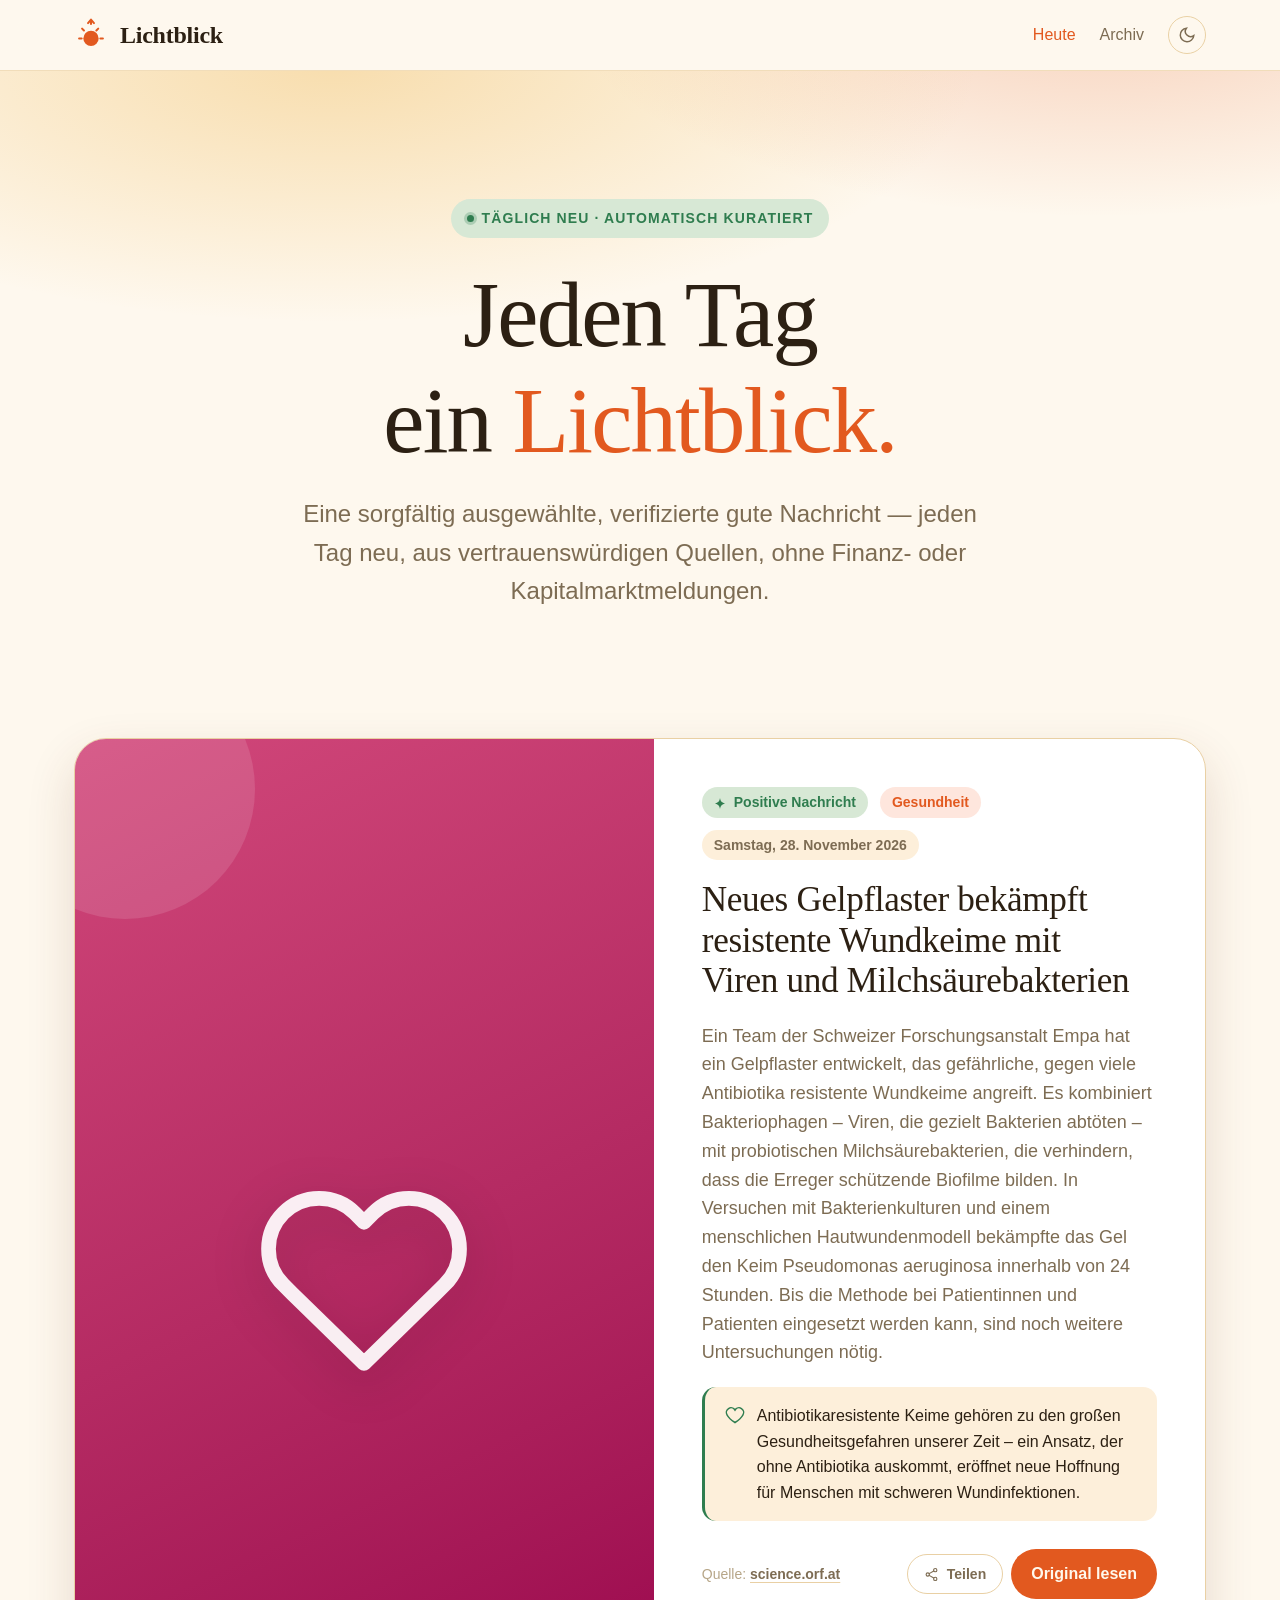
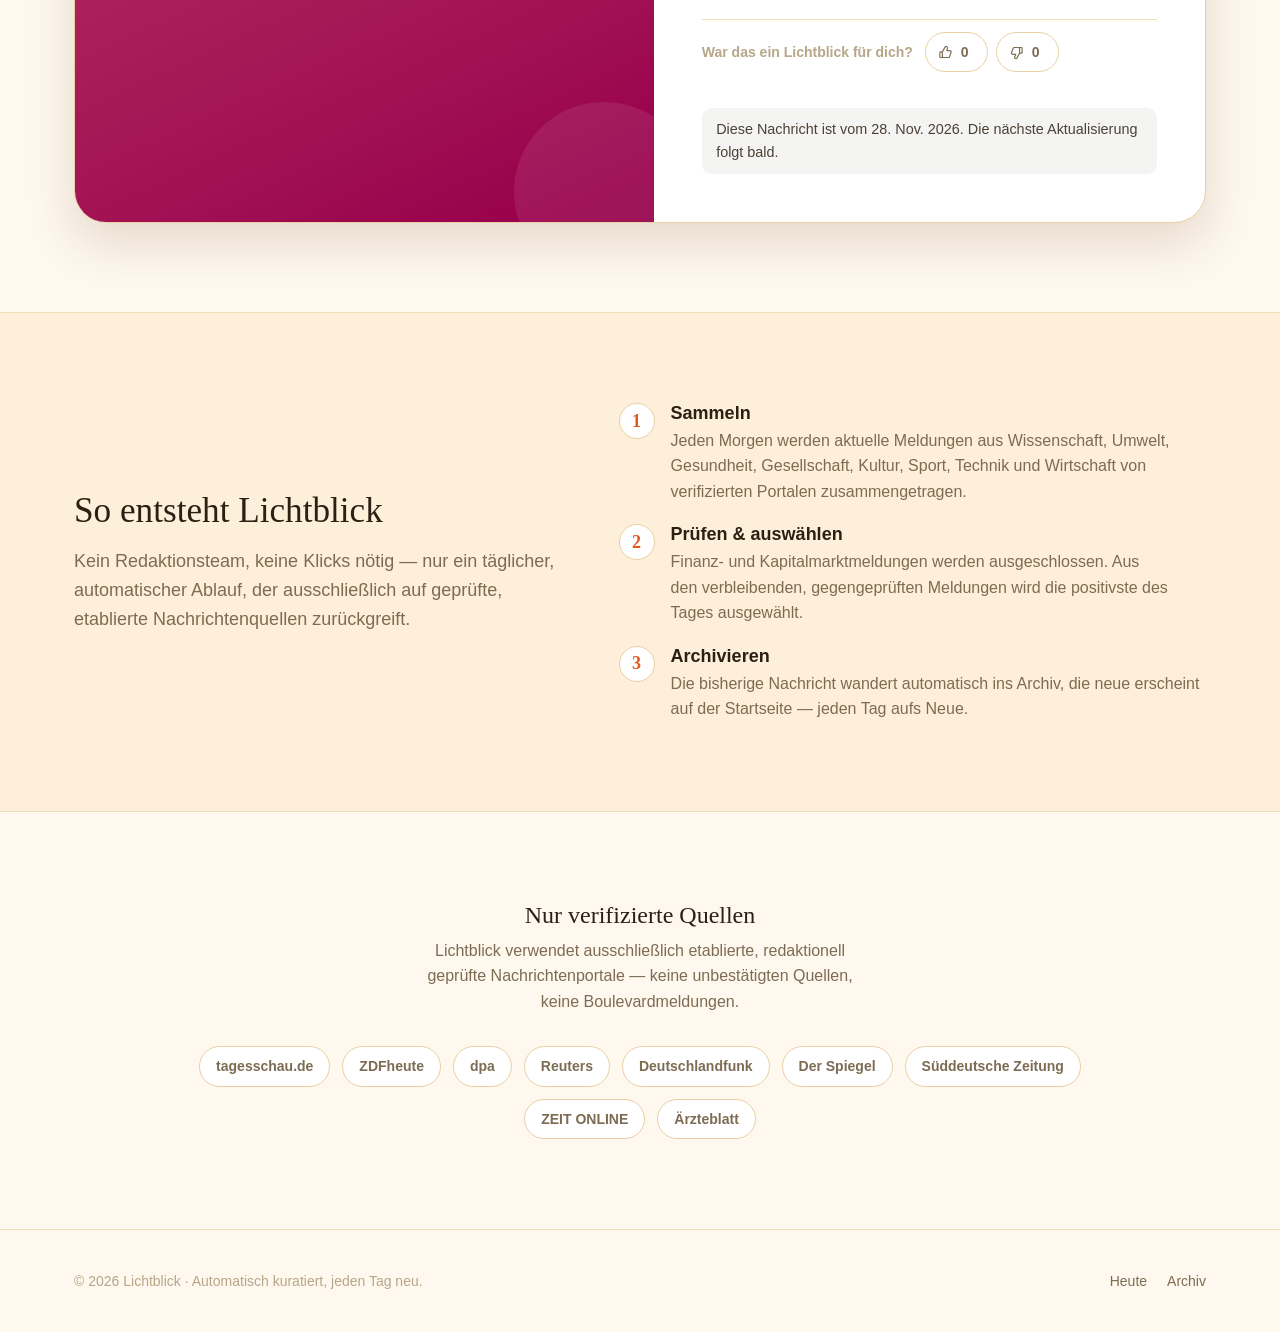
<file: index.html>
<!doctype html>
<html lang="de">
<head>
<meta charset="UTF-8" />
<meta name="viewport" content="width=device-width, initial-scale=1.0" />
<title>Lichtblick — Die schönste Nachricht des Tages</title>
<meta name="description" content="Lichtblick sammelt jeden Tag automatisch die positivste, verifizierte Nachricht des Tages aus vertrauenswürdigen Quellen — aus Wissenschaft, Umwelt, Gesundheit, Kultur und mehr. Ohne Finanz- oder Kapitalmarktmeldungen." />
<meta property="og:title" content="Lichtblick — Die schönste Nachricht des Tages" />
<meta property="og:description" content="Jeden Tag eine neue, verifizierte gute Nachricht. Automatisch kuratiert, archiviert für immer." />
<meta property="og:type" content="website" />
<link rel="preconnect" href="https://api.fontshare.com" />
<link href="https://api.fontshare.com/v2/css?f[]=zodiak@400,500,600&f[]=general-sans@400,500,600,700&display=swap" rel="stylesheet" />
<link rel="stylesheet" href="./base.css?v=202610310912" />
<link rel="stylesheet" href="./style.css?v=202610310912" />
</head>
<body>

<header class="site-header">
  <div class="wrap site-header__inner">
    <a class="brand" href="./index.html" aria-label="Lichtblick — Startseite">
      <svg class="brand__mark" viewBox="0 0 40 40" fill="none" aria-hidden="true">
        <circle cx="20" cy="24" r="9" fill="currentColor"/>
        <path d="M20 2v5M20 2l-3.5 4M20 2l3.5 4" stroke="currentColor" stroke-width="2.4" stroke-linecap="round" stroke-linejoin="round"/>
        <path d="M6 24h3M31 24h3M9.5 12.5l2.2 2.2M28.5 12.5l-2.2 2.2" stroke="currentColor" stroke-width="2.4" stroke-linecap="round"/>
      </svg>
      <span class="brand__name">Lichtblick</span>
    </a>
    <nav class="nav" aria-label="Hauptnavigation">
      <a href="./index.html" aria-current="page"><span class="nav-label">Heute</span></a>
      <a href="./archiv.html"><span class="nav-label">Archiv</span></a>
      <button class="theme-toggle" data-theme-toggle aria-label="Farbmodus wechseln"></button>
    </nav>
  </div>
</header>

<main>
  <section class="hero">
    <div class="hero__glow" aria-hidden="true"></div>
    <div class="wrap hero__content">
      <span class="hero__eyebrow"><span class="dot"></span> Täglich neu · automatisch kuratiert</span>
      <h1>Jeden Tag ein <em>Lichtblick.</em></h1>
      <p class="lede">Eine sorgfältig ausgewählte, verifizierte gute Nachricht — jeden Tag neu, aus vertrauenswürdigen Quellen, ohne Finanz- oder Kapitalmarktmeldungen.</p>
    </div>
  </section>

  <section class="today wrap" id="heute">
    <article class="today-card" id="today-card" aria-live="polite">
      <div class="today-card__visual" id="today-visual"></div>
      <div class="today-card__body">
        <div class="today-card__meta">
          <span class="badge badge--positive"><svg width="12" height="12" viewBox="0 0 24 24" fill="currentColor" aria-hidden="true"><path d="M12 2c.6 3.7 1.6 6 3.2 7.7C16.8 11.3 19 12.3 22 13c-3 .7-5.2 1.7-6.8 3.3C13.6 18 12.6 20.3 12 24c-.6-3.7-1.6-6-3.2-7.7C7.2 14.7 5 13.7 2 13c3-.7 5.2-1.7 6.8-3.3C10.4 8 11.4 5.7 12 2Z"/></svg> Positive Nachricht</span>
          <span class="badge badge--category" id="today-category"></span>
          <span class="badge" id="today-date"></span>
        </div>
        <h2 id="today-headline">Wird geladen …</h2>
        <p class="summary" id="today-summary"></p>
        <div class="why-positive">
          <svg viewBox="0 0 24 24" fill="none" stroke="currentColor" stroke-width="1.8"><path d="M12 21s-7-4.35-9.5-9A5.5 5.5 0 0 1 12 6a5.5 5.5 0 0 1 9.5 6c-2.5 4.65-9.5 9-9.5 9Z"/></svg>
          <p id="today-why"></p>
        </div>
        <div class="today-card__footer">
          <span class="source-line">Quelle: <a id="today-source" href="#" target="_blank" rel="noopener noreferrer">—</a></span>
          <div class="today-card__actions">
            <span id="today-share"></span>
            <a class="btn btn--primary" id="today-link" href="#" target="_blank" rel="noopener noreferrer">Original lesen</a>
          </div>
        </div>
        <div id="today-votes"></div>
        <div id="today-stale"></div>
      </div>
    </article>
  </section>

  <section class="how">
    <div class="wrap">
      <div>
        <h2>So entsteht Lichtblick</h2>
        <p>Kein Redaktionsteam, keine Klicks nötig — nur ein täglicher, automatischer Ablauf, der ausschließlich auf geprüfte, etablierte Nachrichtenquellen zurückgreift.</p>
      </div>
      <div class="how-steps">
        <div class="how-step">
          <span class="how-step__num">1</span>
          <div>
            <h3>Sammeln</h3>
            <p>Jeden Morgen werden aktuelle Meldungen aus Wissenschaft, Umwelt, Gesundheit, Gesellschaft, Kultur, Sport, Technik und Wirtschaft von verifizierten Portalen zusammengetragen.</p>
          </div>
        </div>
        <div class="how-step">
          <span class="how-step__num">2</span>
          <div>
            <h3>Prüfen &amp; auswählen</h3>
            <p>Finanz- und Kapitalmarktmeldungen werden ausgeschlossen. Aus den verbleibenden, gegengeprüften Meldungen wird die positivste des Tages ausgewählt.</p>
          </div>
        </div>
        <div class="how-step">
          <span class="how-step__num">3</span>
          <div>
            <h3>Archivieren</h3>
            <p>Die bisherige Nachricht wandert automatisch ins Archiv, die neue erscheint auf der Startseite — jeden Tag aufs Neue.</p>
          </div>
        </div>
      </div>
    </div>
  </section>

  <section class="sources wrap wrap--narrow">
    <h2>Nur verifizierte Quellen</h2>
    <p>Lichtblick verwendet ausschließlich etablierte, redaktionell geprüfte Nachrichtenportale — keine unbestätigten Quellen, keine Boulevardmeldungen.</p>
    <div class="sources-grid">
      <a class="source-chip" href="https://www.tagesschau.de" target="_blank" rel="noopener noreferrer">tagesschau.de</a>
      <a class="source-chip" href="https://www.zdfheute.de" target="_blank" rel="noopener noreferrer">ZDFheute</a>
      <a class="source-chip" href="https://www.dpa.com" target="_blank" rel="noopener noreferrer">dpa</a>
      <a class="source-chip" href="https://www.reuters.com" target="_blank" rel="noopener noreferrer">Reuters</a>
      <a class="source-chip" href="https://www.deutschlandfunk.de" target="_blank" rel="noopener noreferrer">Deutschlandfunk</a>
      <a class="source-chip" href="https://www.spiegel.de" target="_blank" rel="noopener noreferrer">Der Spiegel</a>
      <a class="source-chip" href="https://www.sueddeutsche.de" target="_blank" rel="noopener noreferrer">Süddeutsche Zeitung</a>
      <a class="source-chip" href="https://www.zeit.de" target="_blank" rel="noopener noreferrer">ZEIT ONLINE</a>
      <a class="source-chip" href="https://www.aerzteblatt.de" target="_blank" rel="noopener noreferrer">Ärzteblatt</a>
    </div>
  </section>
</main>

<footer class="site-footer">
  <div class="wrap">
    <p>© <span id="year"></span> Lichtblick · Automatisch kuratiert, jeden Tag neu.</p>
    <span class="visit-counter" data-visit-counter hidden></span>
    <nav>
      <a href="./index.html">Heute</a>
      <a href="./archiv.html">Archiv</a>
    </nav>
  </div>
</footer>

<script src="./app.js?v=202610310912"></script>
<script>
  document.getElementById('year').textContent = new Date().getFullYear();

  loadNews().then((data) => {
    const c = data.current;
    const visual = document.getElementById('today-visual');
    visual.style.setProperty('--cat-color', catColor(c.category_key));
    visual.innerHTML = CATEGORY_ICONS[c.category_key] || CATEGORY_ICONS.gesellschaft;

    document.getElementById('today-category').textContent = c.category || CATEGORY_LABELS[c.category_key] || '';
    document.getElementById('today-date').textContent = formatDate(c.date);
    document.getElementById('today-headline').textContent = c.headline;
    document.getElementById('today-summary').textContent = c.summary;
    document.getElementById('today-why').textContent = c.why_positive;

    const sourceLink = document.getElementById('today-source');
    sourceLink.textContent = c.source_name;
    sourceLink.href = safeUrl(c.source_url);

    const readLink = document.getElementById('today-link');
    readLink.href = safeUrl(c.source_url);

    document.title = c.headline + ' — Lichtblick';

    const shareMount = document.getElementById('today-share');
    shareMount.innerHTML = shareButtonHtml(c.headline, './index.html', false);
    initShareButtons(shareMount);

    const voteMount = document.getElementById('today-votes');
    voteMount.innerHTML = voteWidgetHtml(c);
    hydrateVoteWidgets(voteMount);

    // Hinweis, falls die Tagesnachricht nicht von heute ist
    // (z. B. wenn der morgendliche Update-Job noch läuft oder ausgefallen ist).
    const age = daysSince(c.date);
    const staleMount = document.getElementById('today-stale');
    if (age >= 1) {
      staleMount.innerHTML = '<p class="stale-note">' +
        (age === 1
          ? 'Die heutige Nachricht kommt in Kürze – hier ist noch der Lichtblick von gestern.'
          : 'Diese Nachricht ist vom ' + escapeHtml(formatDateShort(c.date)) + '. Die nächste Aktualisierung folgt bald.') +
        '</p>';
    }
  }).catch((e) => {
    document.getElementById('today-headline').textContent = 'Die heutige Nachricht wird gerade vorbereitet.';
    document.getElementById('today-summary').textContent = 'Bitte schau gleich noch einmal vorbei.';
    console.error(e);
  });
</script>
</body>
</html>
</file>
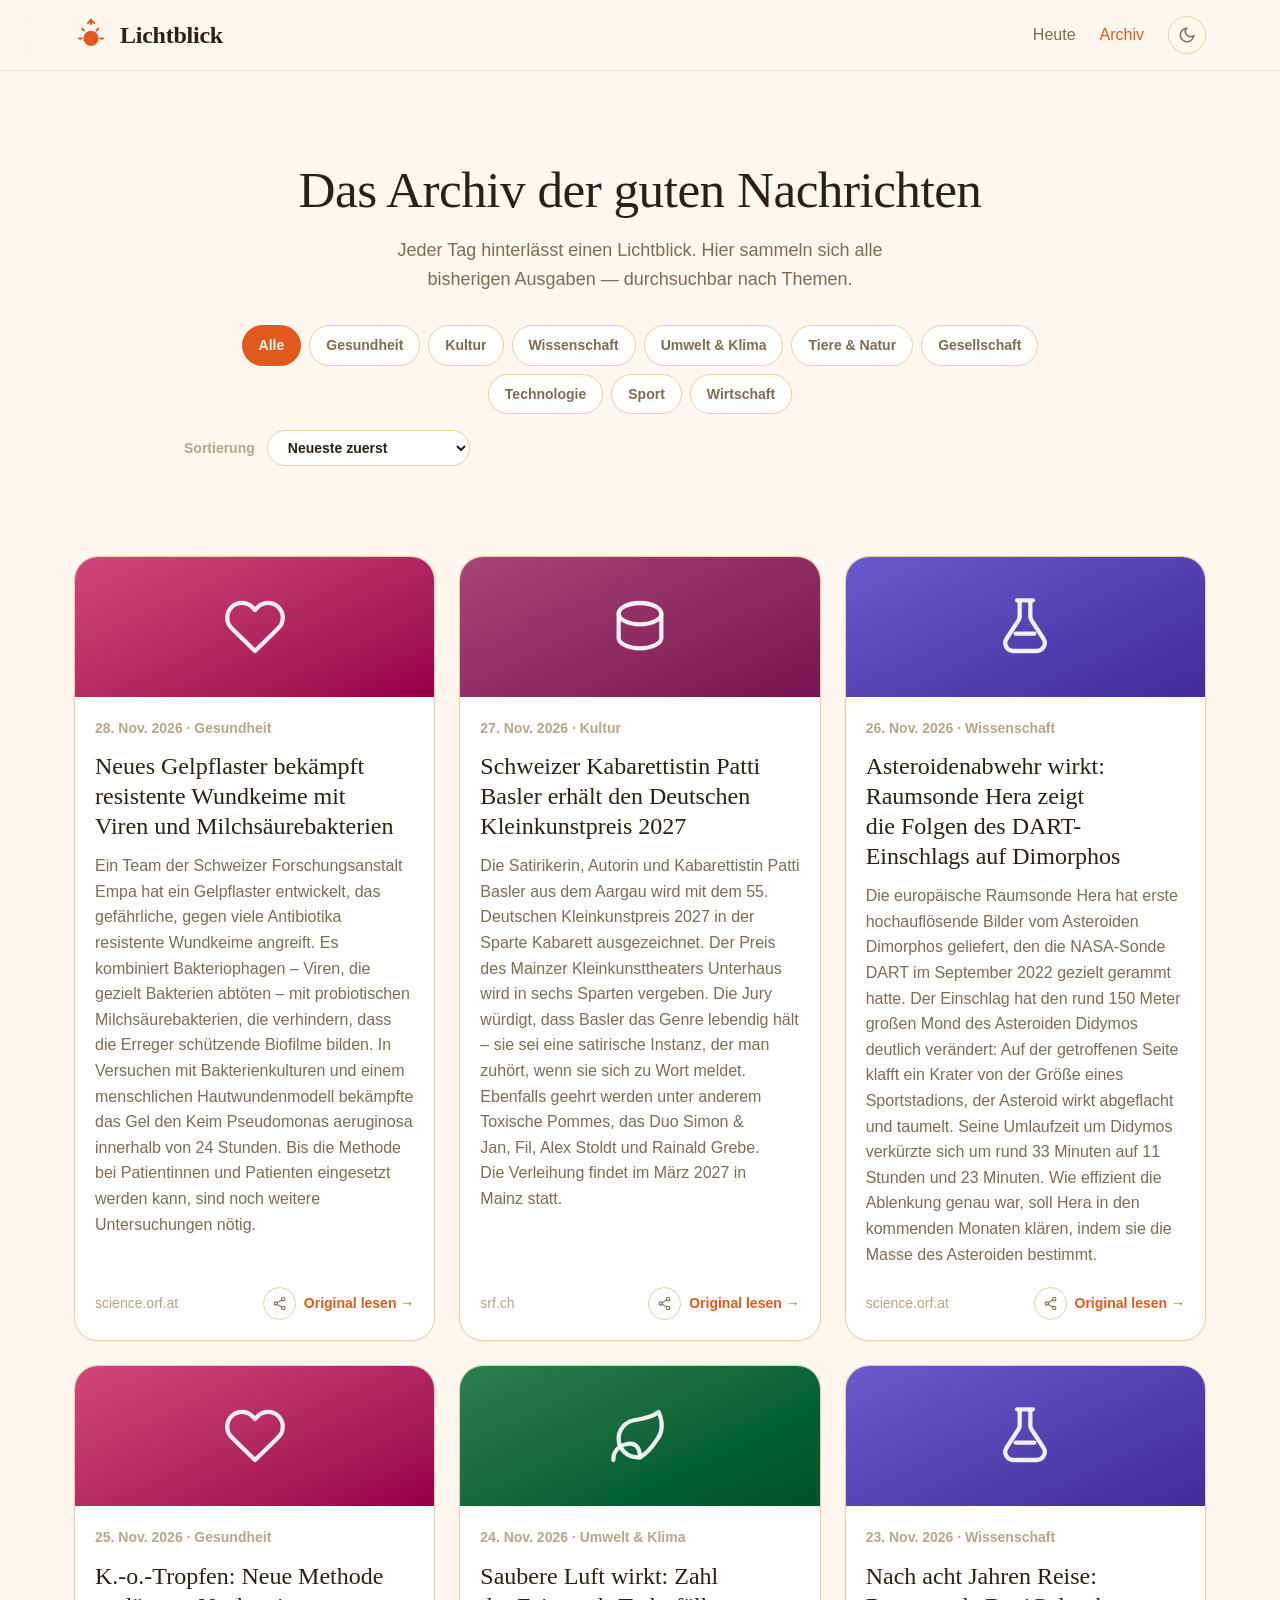
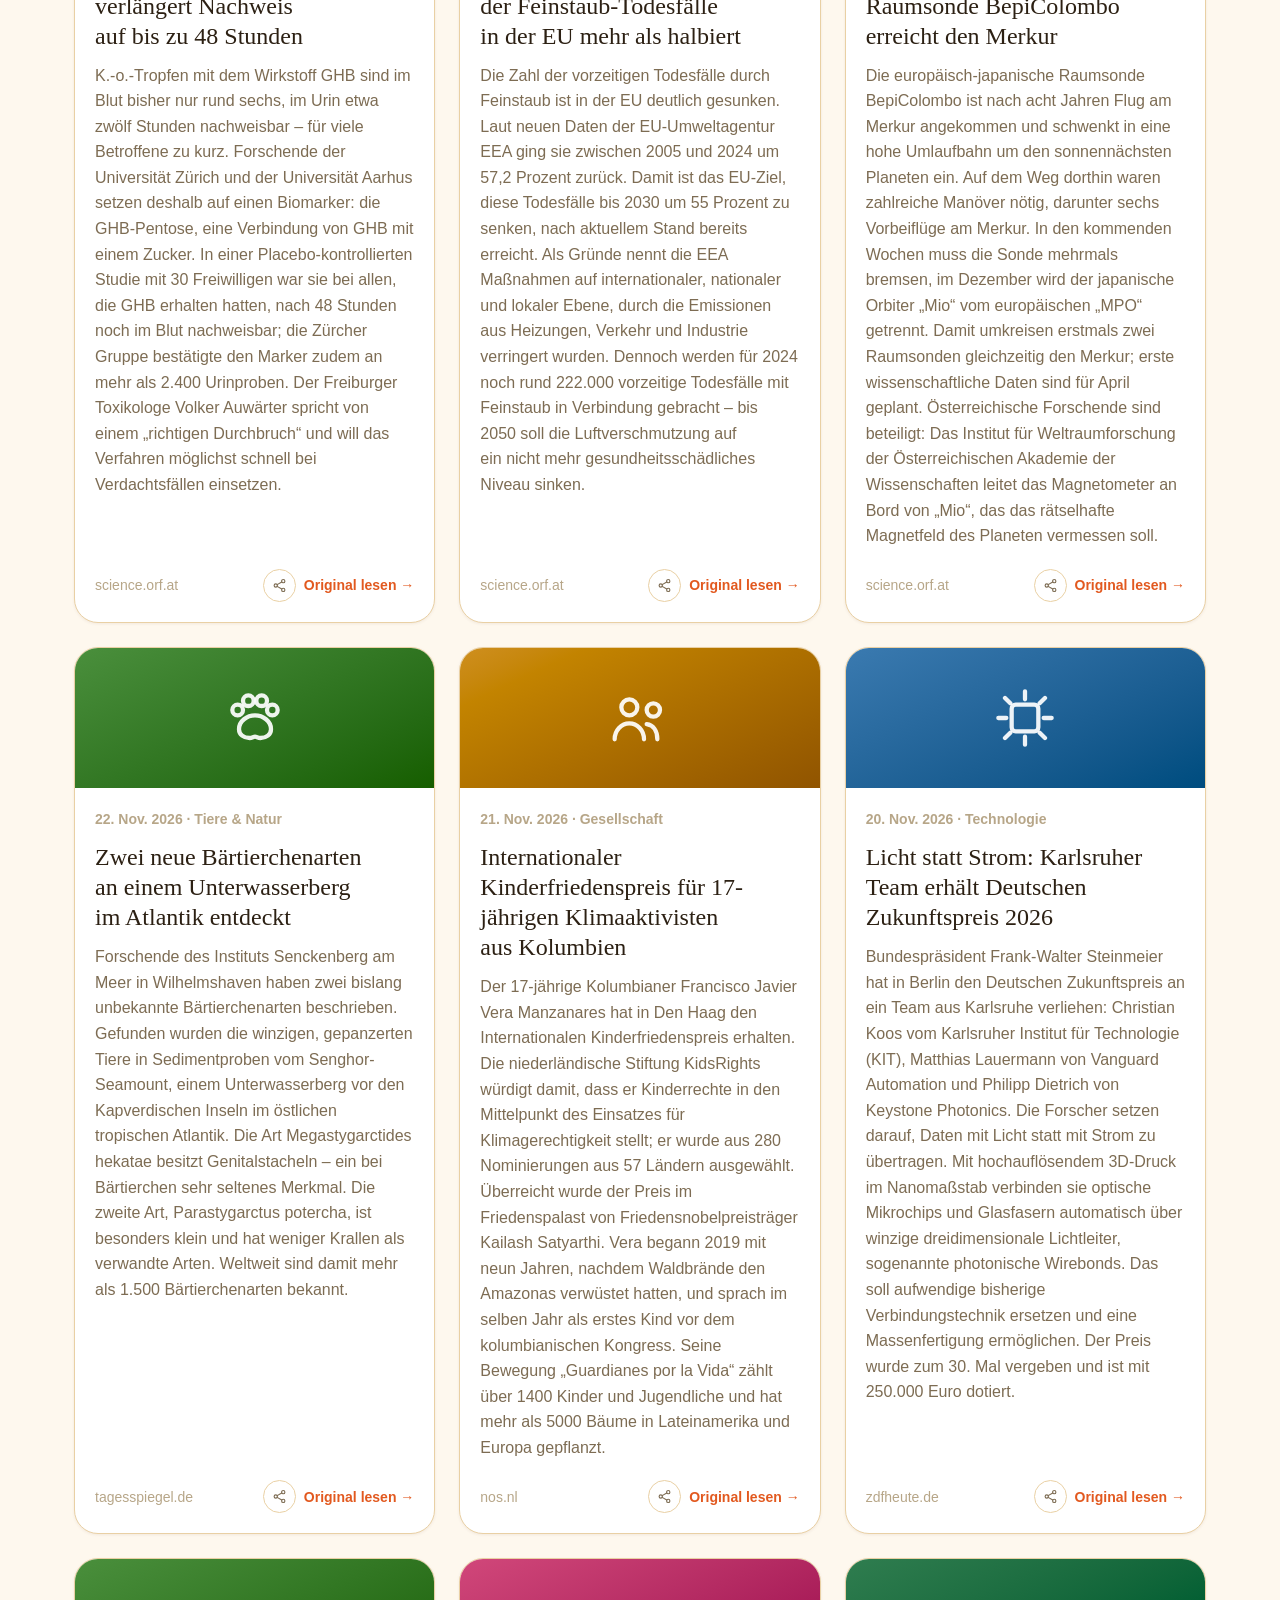
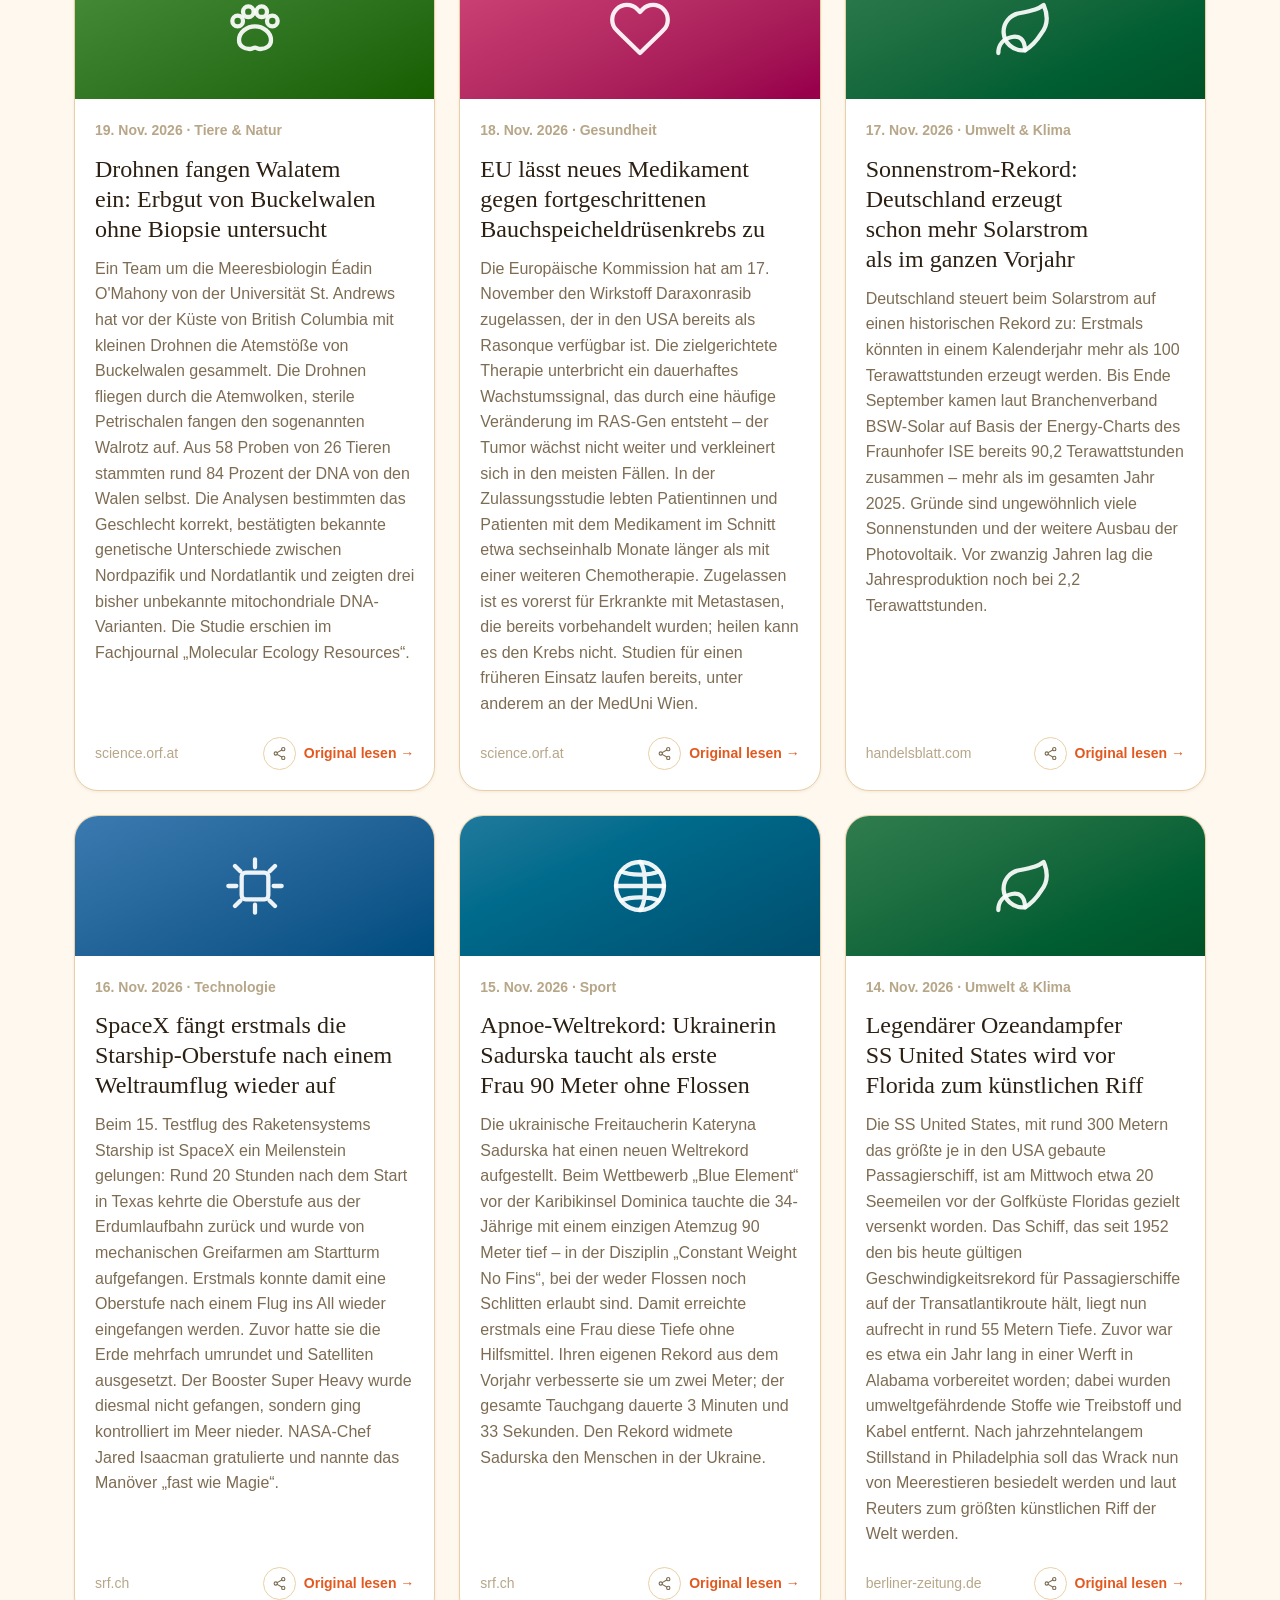
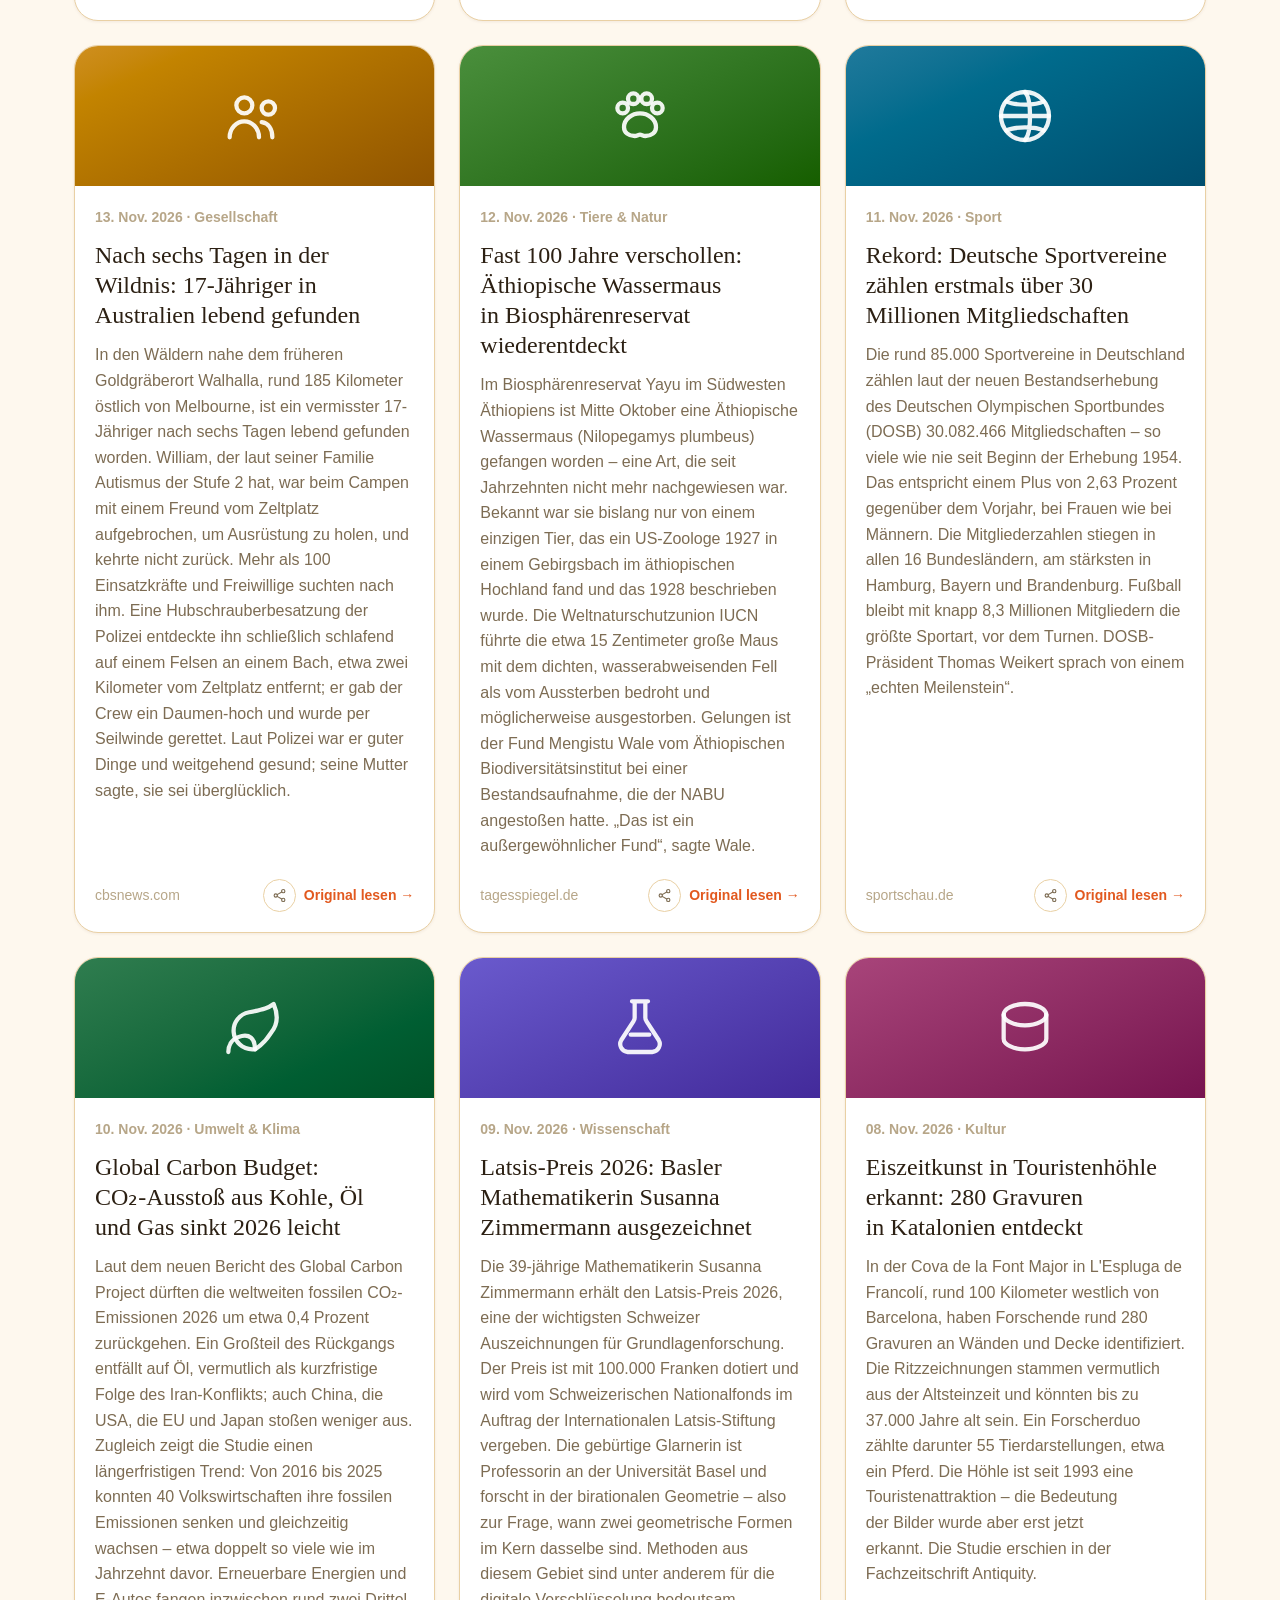
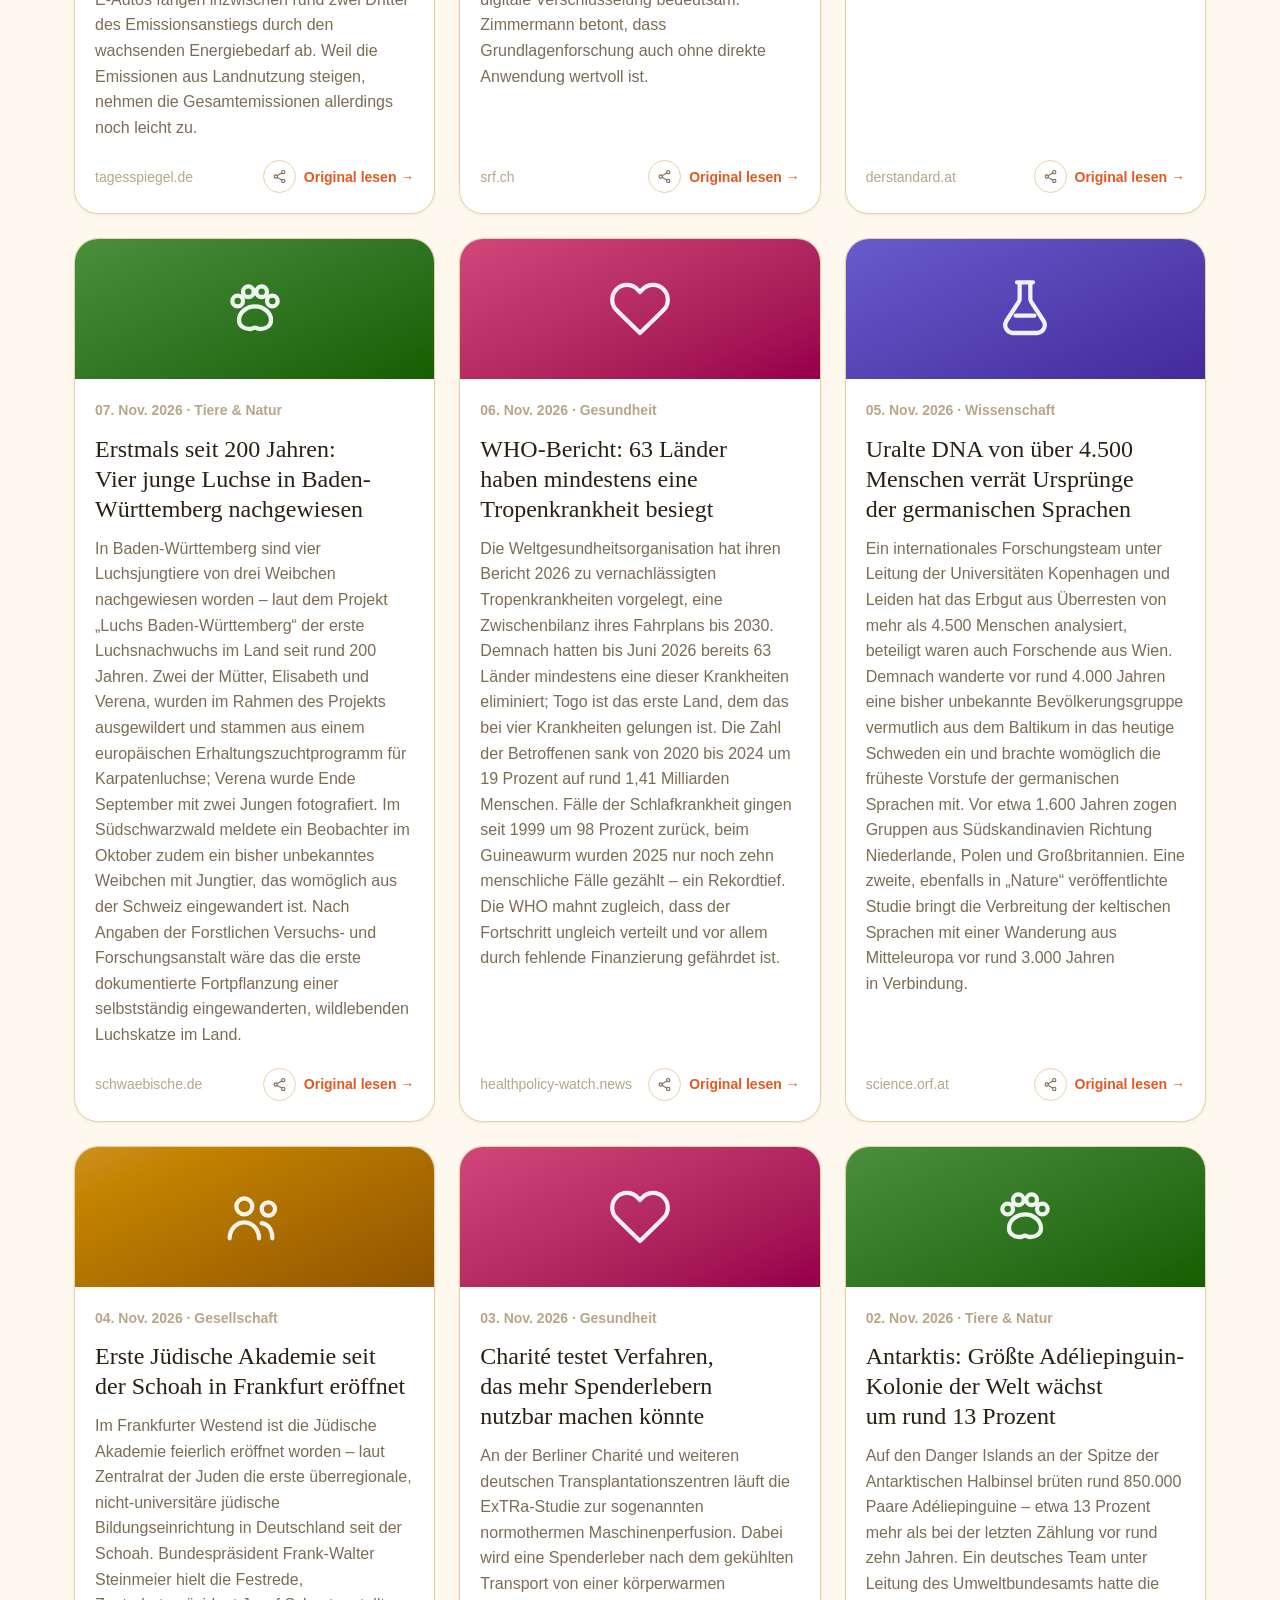
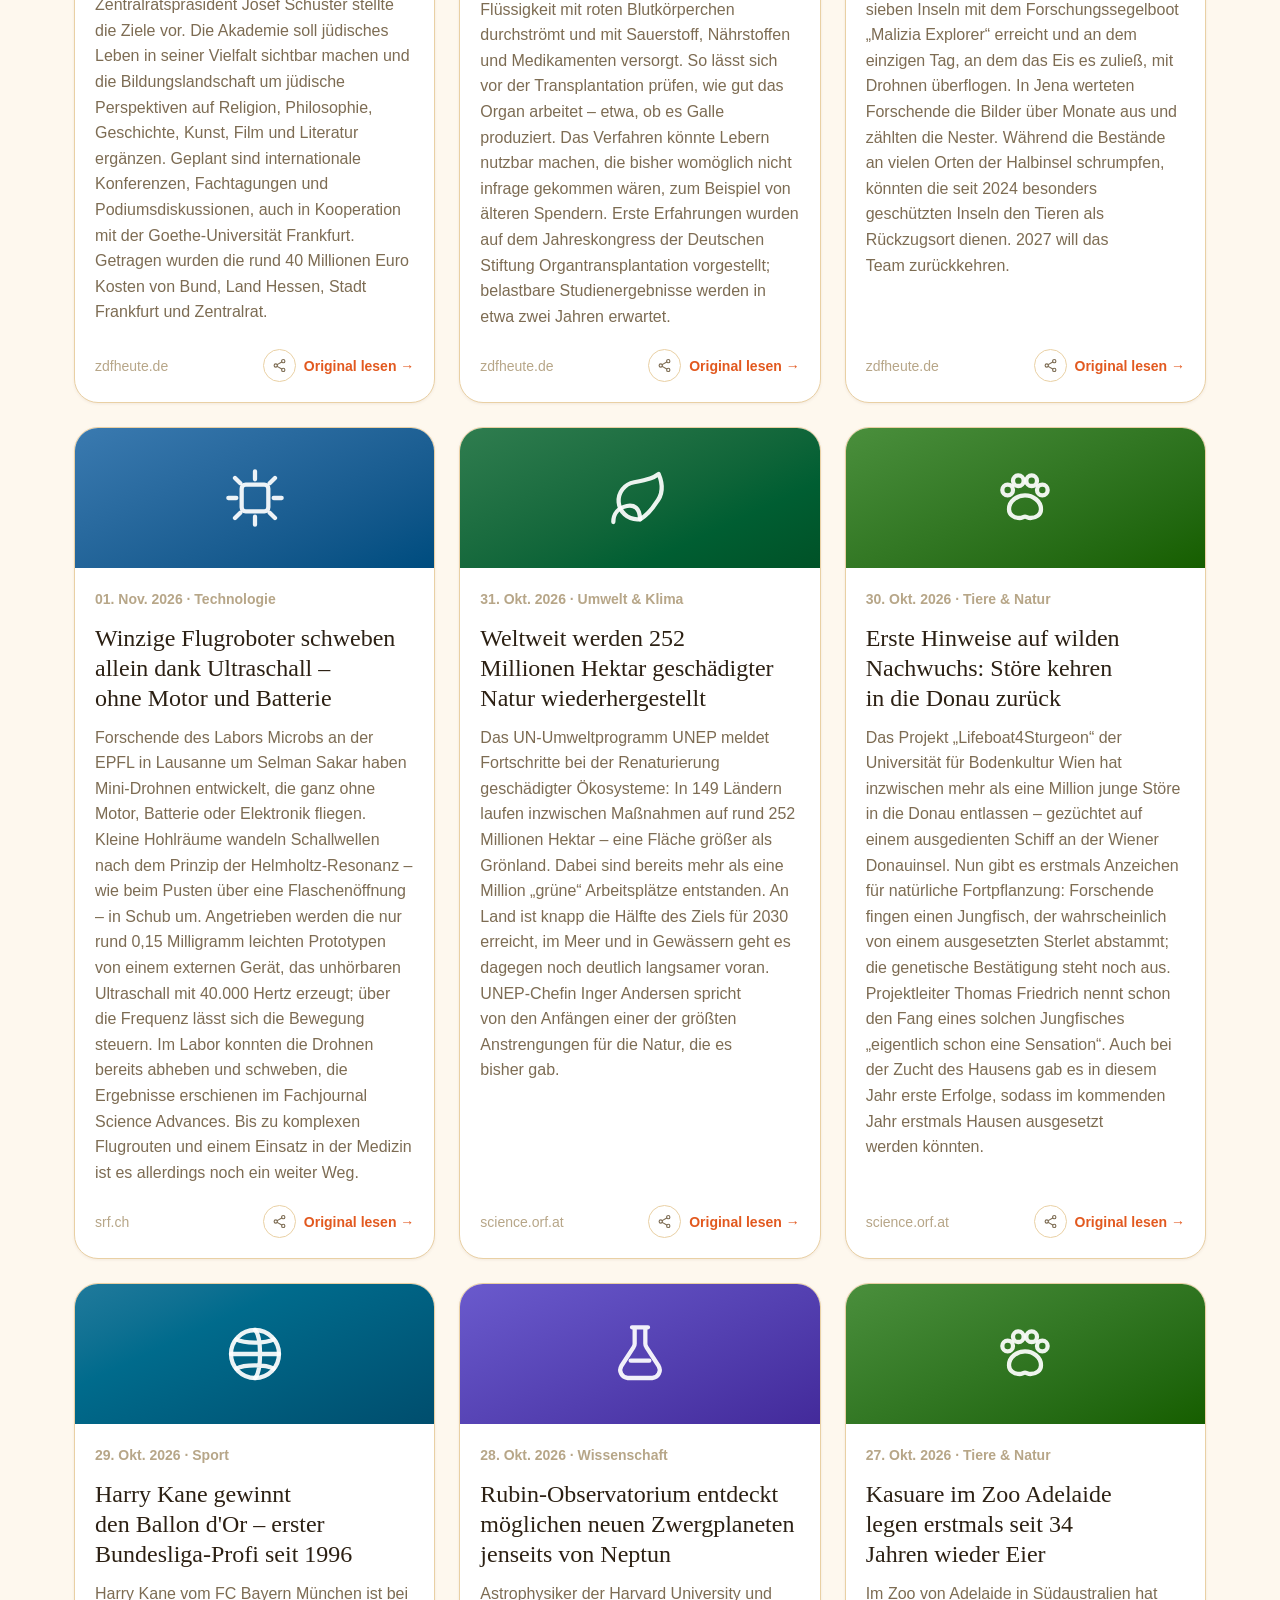
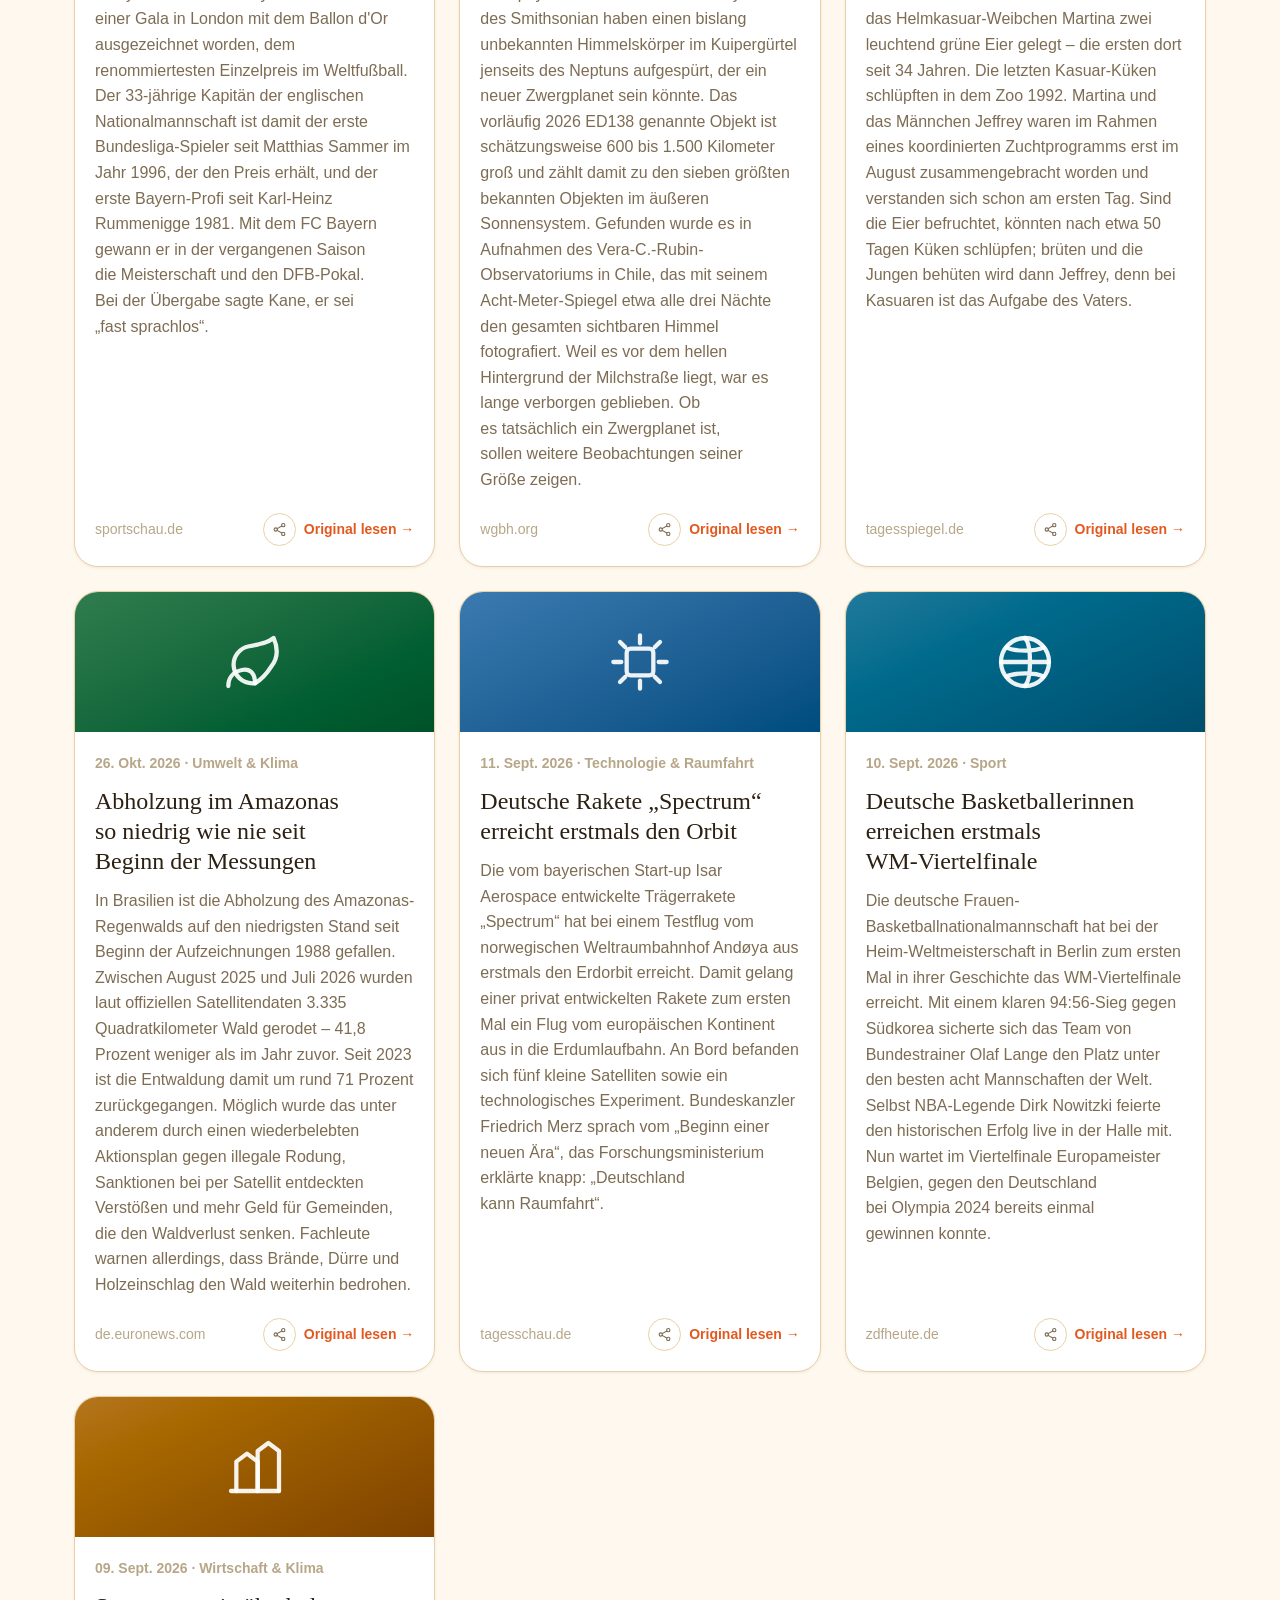
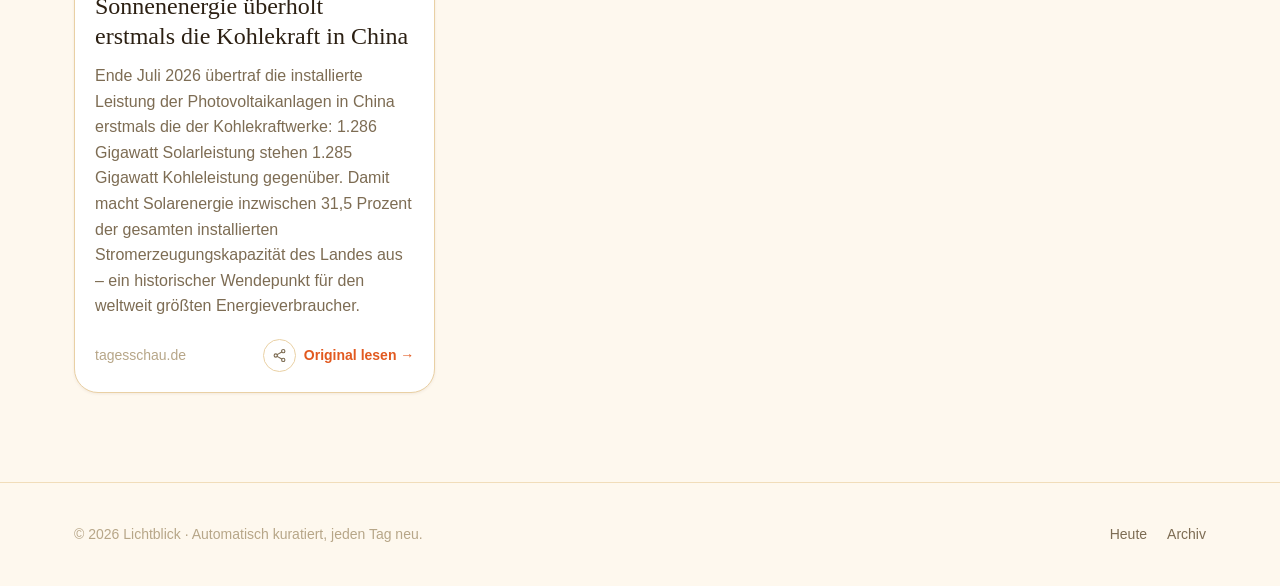
<file: archiv.html>
<!doctype html>
<html lang="de">
<head>
<meta charset="UTF-8" />
<meta name="viewport" content="width=device-width, initial-scale=1.0" />
<title>Archiv — Lichtblick</title>
<meta name="description" content="Alle bisherigen Lichtblicke im Überblick: eine wachsende Sammlung verifizierter, positiver Nachrichten aus allen Lebensbereichen." />
<link rel="preconnect" href="https://api.fontshare.com" />
<link href="https://api.fontshare.com/v2/css?f[]=zodiak@400,500,600&f[]=general-sans@400,500,600,700&display=swap" rel="stylesheet" />
<link rel="stylesheet" href="./base.css?v=202610310912" />
<link rel="stylesheet" href="./style.css?v=202610310912" />
</head>
<body>

<header class="site-header">
  <div class="wrap site-header__inner">
    <a class="brand" href="./index.html" aria-label="Lichtblick — Startseite">
      <svg class="brand__mark" viewBox="0 0 40 40" fill="none" aria-hidden="true">
        <circle cx="20" cy="24" r="9" fill="currentColor"/>
        <path d="M20 2v5M20 2l-3.5 4M20 2l3.5 4" stroke="currentColor" stroke-width="2.4" stroke-linecap="round" stroke-linejoin="round"/>
        <path d="M6 24h3M31 24h3M9.5 12.5l2.2 2.2M28.5 12.5l-2.2 2.2" stroke="currentColor" stroke-width="2.4" stroke-linecap="round"/>
      </svg>
      <span class="brand__name">Lichtblick</span>
    </a>
    <nav class="nav" aria-label="Hauptnavigation">
      <a href="./index.html"><span class="nav-label">Heute</span></a>
      <a href="./archiv.html" aria-current="page"><span class="nav-label">Archiv</span></a>
      <button class="theme-toggle" data-theme-toggle aria-label="Farbmodus wechseln"></button>
    </nav>
  </div>
</header>

<main>
  <section class="page-header wrap wrap--narrow">
    <h1>Das Archiv der guten Nachrichten</h1>
    <p>Jeder Tag hinterlässt einen Lichtblick. Hier sammeln sich alle bisherigen Ausgaben — durchsuchbar nach Themen.</p>
    <div class="filters" id="filters" role="group" aria-label="Nach Kategorie filtern"></div>
    <div class="sort-row">
      <label class="sort-row__label" for="sort-select">Sortierung</label>
      <select id="sort-select" class="sort-select" aria-label="Archiv sortieren"></select>
    </div>
  </section>

  <section class="wrap" id="archive-section">
    <div class="archive-grid" id="archive-grid"></div>
  </section>
</main>

<footer class="site-footer">
  <div class="wrap">
    <p>© <span id="year"></span> Lichtblick · Automatisch kuratiert, jeden Tag neu.</p>
    <span class="visit-counter" data-visit-counter hidden></span>
    <nav>
      <a href="./index.html">Heute</a>
      <a href="./archiv.html">Archiv</a>
    </nav>
  </div>
</footer>

<script src="./app.js?v=202610310912"></script>
<script>
  document.getElementById('year').textContent = new Date().getFullYear();

  let ALL_ITEMS = [];
  let activeFilter = 'alle';
  let activeSort = 'chrono';

  function rankBadge(rank) {
    if (!rank) return '';
    return `<span class="rank-badge">#${rank}</span>`;
  }

  function likesHtml(item) {
    if (!VOTES_CACHE) return '';
    const n = upCount(VOTES_CACHE, item.date);
    return n ? ` · <span class="archive-likes">👍 ${formatCount(n)}</span>` : '';
  }

  function cardTemplate(item, rank) {
    const icon = CATEGORY_ICONS[item.category_key] || CATEGORY_ICONS.gesellschaft;
    const label = escapeHtml(item.category || CATEGORY_LABELS[item.category_key] || '');
    return `
      <article class="archive-card">
        <div class="archive-card__visual" style="--cat-color:${catColor(item.category_key)}">${icon}${rankBadge(rank)}</div>
        <div class="archive-card__body">
          <span class="archive-card__date">${escapeHtml(formatDateShort(item.date))} · ${label}</span>
          <h3>${escapeHtml(item.headline)}</h3>
          <p>${escapeHtml(item.summary)}</p>
          <div class="archive-card__footer">
            <span class="source-line">${escapeHtml(item.source_name)}${likesHtml(item)}</span>
            <div class="archive-card__actions">
              ${shareButtonHtml(item.headline, './archiv.html', true)}
              <a href="${safeUrl(item.source_url)}" target="_blank" rel="noopener noreferrer">Original lesen →</a>
            </div>
          </div>
        </div>
      </article>`;
  }

  function renderFilters(items) {
    const keys = Array.from(new Set(items.map((i) => i.category_key)));
    const wrap = document.getElementById('filters');
    const all = document.createElement('button');
    all.className = 'filter-chip';
    all.textContent = 'Alle';
    all.setAttribute('aria-pressed', 'true');
    all.addEventListener('click', () => setFilter('alle'));
    wrap.appendChild(all);
    keys.forEach((k) => {
      const btn = document.createElement('button');
      btn.className = 'filter-chip';
      btn.textContent = CATEGORY_LABELS[k] || k;
      btn.dataset.key = k;
      btn.setAttribute('aria-pressed', 'false');
      btn.addEventListener('click', () => setFilter(k));
      wrap.appendChild(btn);
    });
  }

  function setFilter(key) {
    activeFilter = key;
    document.querySelectorAll('.filter-chip').forEach((b) => {
      const isActive = (key === 'alle' && b.textContent === 'Alle') || b.dataset.key === key;
      b.setAttribute('aria-pressed', String(isActive));
    });
    renderGrid();
  }

  function renderSortOptions(items) {
    const select = document.getElementById('sort-select');
    const years = Array.from(new Set(items.map((i) => (i.date || '').slice(0, 4)).filter(Boolean))).sort().reverse();
    const opts = [
      { value: 'chrono', label: 'Neueste zuerst' },
      { value: 'oldest', label: 'Älteste zuerst' },
    ];
    if (votesEnabled()) {
      opts.push({ value: 'top', label: 'Beliebteste zuerst' });
      years.forEach((y) => opts.push({ value: `top5:${y}`, label: `Top 5 des Jahres ${y}` }));
    }
    select.innerHTML = opts.map((o) => `<option value="${o.value}">${escapeHtml(o.label)}</option>`).join('');
    select.value = activeSort;
    select.addEventListener('change', () => {
      activeSort = select.value;
      renderGrid();
    });
  }

  // Sortiert nach Beliebtheit: Daumen hoch minus Daumen runter,
  // bei Gleichstand mehr Daumen hoch, dann neuere zuerst.
  function byPopularity(votes) {
    return (a, b) =>
      netScore(votes, b.date) - netScore(votes, a.date) ||
      upCount(votes, b.date) - upCount(votes, a.date) ||
      (a.date < b.date ? 1 : -1);
  }

  async function getDisplayItems() {
    const items = ALL_ITEMS.slice().sort((a, b) => (a.date < b.date ? 1 : -1));
    if (activeSort === 'oldest') return items.reverse();
    if (activeSort === 'top') {
      const votes = await fetchAllVotes();
      return items.sort(byPopularity(votes));
    }
    if (activeSort.startsWith('top5:')) {
      const year = activeSort.split(':')[1];
      const votes = await fetchAllVotes();
      return items
        .filter((i) => (i.date || '').startsWith(year) && upCount(votes, i.date) > 0)
        .sort(byPopularity(votes))
        .slice(0, 5);
    }
    return items;
  }

  async function renderGrid() {
    const grid = document.getElementById('archive-grid');
    let items = await getDisplayItems();
    const isRanked = activeSort === 'top' || activeSort.startsWith('top5:');
    if (activeFilter !== 'alle') items = items.filter((i) => i.category_key === activeFilter);
    if (items.length === 0) {
      const emptyMsg = activeSort.startsWith('top5:')
        ? 'Für dieses Jahr liegen noch keine Bewertungen vor.'
        : 'Noch keine Einträge in dieser Kategorie.';
      grid.innerHTML = `<div class="empty-state" style="grid-column:1/-1">
        <svg viewBox="0 0 24 24" fill="none" stroke="currentColor" stroke-width="1.5"><rect x="3" y="4" width="18" height="4.5" rx="1"/><path d="M4.5 8.5V19a1.5 1.5 0 0 0 1.5 1.5h12A1.5 1.5 0 0 0 19.5 19V8.5"/></svg>
        <p>${escapeHtml(emptyMsg)}</p>
      </div>`;
      return;
    }
    grid.innerHTML = items.map((item, idx) => cardTemplate(item, isRanked ? idx + 1 : null)).join('');
    initShareButtons(grid);
  }

  loadNews().then((data) => {
    ALL_ITEMS = [data.current, ...(data.archive || [])].filter(Boolean)
      .sort((a, b) => (a.date < b.date ? 1 : -1));
    renderFilters(ALL_ITEMS);
    renderSortOptions(ALL_ITEMS);
    renderGrid();
    if (votesEnabled()) fetchAllVotes().then(() => renderGrid());
  }).catch((e) => {
    document.getElementById('archive-grid').innerHTML =
      '<div class="empty-state" style="grid-column:1/-1"><p>Das Archiv konnte nicht geladen werden.</p></div>';
    console.error(e);
  });
</script>
</body>
</html>
</file>
<file: base.css>
/* base.css — Lichtblick */
*,
*::before,
*::after {
  box-sizing: border-box;
  margin: 0;
  padding: 0;
}

html {
  -moz-text-size-adjust: none;
  -webkit-text-size-adjust: none;
  text-size-adjust: none;
  -webkit-font-smoothing: antialiased;
  -moz-osx-font-smoothing: grayscale;
  text-rendering: optimizeLegibility;
  scroll-behavior: smooth;
  hanging-punctuation: first last;
  scroll-padding-top: var(--space-16);
}

body {
  min-height: 100dvh;
  line-height: 1.6;
  font-family: var(--font-body, sans-serif);
  font-size: var(--text-base);
  color: var(--color-text);
  background-color: var(--color-bg);
}

img,
picture,
video,
canvas,
svg {
  display: block;
  max-width: 100%;
  height: auto;
}
ul[role='list'],
ol[role='list'] {
  list-style: none;
}
input,
button,
textarea,
select {
  font: inherit;
  color: inherit;
}

h1,
h2,
h3,
h4,
h5,
h6 {
  text-wrap: balance;
  line-height: 1.15;
}
p,
li,
figcaption {
  text-wrap: pretty;
  max-width: 72ch;
}

::selection {
  background: oklch(from var(--color-primary) l c h / 0.25);
  color: var(--color-text);
}

:focus-visible {
  outline: 2px solid var(--color-primary);
  outline-offset: 3px;
  border-radius: var(--radius-sm);
}

@media (prefers-reduced-motion: reduce) {
  *,
  *::before,
  *::after {
    animation-duration: 0.01ms !important;
    animation-iteration-count: 1 !important;
    transition-duration: 0.01ms !important;
    scroll-behavior: auto !important;
  }
}

button {
  cursor: pointer;
  background: none;
  border: none;
}
table {
  border-collapse: collapse;
  width: 100%;
}

a,
button,
[role='button'],
[role='link'],
input,
textarea,
select {
  transition:
    color var(--transition-interactive),
    background var(--transition-interactive),
    border-color var(--transition-interactive),
    box-shadow var(--transition-interactive);
}

.sr-only {
  position: absolute;
  width: 1px;
  height: 1px;
  padding: 0;
  margin: -1px;
  overflow: hidden;
  clip: rect(0, 0, 0, 0);
  white-space: nowrap;
  border-width: 0;
}
</file>
<file: style.css>
/* style.css — Lichtblick: design tokens + components */

/* ============ FONTS ============ */
/* Zodiak (Fontshare) — warm editorial serif for display */
/* General Sans (Fontshare) — clean body sans */

/* ============ DESIGN TOKENS ============ */
:root,
[data-theme='light'] {
  /* Type scale */
  --text-xs: clamp(0.75rem, 0.7rem + 0.25vw, 0.875rem);
  --text-sm: clamp(0.875rem, 0.8rem + 0.35vw, 1rem);
  --text-base: clamp(1rem, 0.95rem + 0.25vw, 1.125rem);
  --text-lg: clamp(1.125rem, 1rem + 0.75vw, 1.5rem);
  --text-xl: clamp(1.5rem, 1.2rem + 1.25vw, 2.25rem);
  --text-2xl: clamp(2rem, 1.2rem + 2.5vw, 3.5rem);
  --text-3xl: clamp(2.5rem, 1rem + 4vw, 5rem);
  --text-hero: clamp(2.75rem, 1rem + 6vw, 6.5rem);

  /* Spacing (4px base) */
  --space-1: 0.25rem;
  --space-2: 0.5rem;
  --space-3: 0.75rem;
  --space-4: 1rem;
  --space-5: 1.25rem;
  --space-6: 1.5rem;
  --space-8: 2rem;
  --space-10: 2.5rem;
  --space-12: 3rem;
  --space-16: 4rem;
  --space-20: 5rem;
  --space-24: 6rem;
  --space-32: 8rem;

  /* Surfaces — warm sunrise cream */
  --color-bg: #fef8ee;
  --color-surface: #ffffff;
  --color-surface-2: #fffdf9;
  --color-surface-offset: #fdefda;
  --color-surface-offset-2: #fbe4c6;
  --color-surface-dynamic: #f7dcb8;
  --color-divider: #f1ddba;
  --color-border: #e9d0a4;

  /* Text — warm espresso */
  --color-text: #2c2013;
  --color-text-muted: #7d6c53;
  --color-text-faint: #b7a688;
  --color-text-inverse: #fff8ec;

  /* Primary accent — sunrise coral/orange */
  --color-primary: #e2591f;
  --color-primary-hover: #c1470f;
  --color-primary-active: #9c3a0d;
  --color-primary-highlight: #fbdcc3;

  /* Success — fresh meadow green (used for "positive" tags) */
  --color-success: #2f7d4f;
  --color-success-hover: #24623d;
  --color-success-active: #1a4a2d;
  --color-success-highlight: #d7e8d5;

  /* Gold — warm sun accent */
  --color-gold: #ecab34;
  --color-gold-hover: #cf8f1e;
  --color-gold-active: #a97316;
  --color-gold-highlight: #f8e6bd;

  /* Category accents */
  --cat-wissenschaft: #6a5acd;
  --cat-umwelt: #2f7d4f;
  --cat-gesundheit: #d1477a;
  --cat-gesellschaft: #cf8f1e;
  --cat-kultur: #a8447a;
  --cat-sport: #1f7a9c;
  --cat-wirtschaft: #b5751c;
  --cat-technologie: #3a7ab0;
  --cat-tiere: #4a8f3c;

  /* Share platform accents */
  --share-facebook: #1877f2;
  --share-instagram: #d6249f;
  --share-whatsapp: #25d366;
  --share-x: #14171a;
  --share-linkedin: #0a66c2;
  --share-pinterest: #e60023;
  --share-snapchat: #c4a800;
  --share-mastodon: #6364ff;
  --share-bluesky: #1185fe;
  --share-threads: #14171a;

  --radius-sm: 0.5rem;
  --radius-md: 0.875rem;
  --radius-lg: 1.5rem;
  --radius-xl: 2rem;
  --radius-full: 9999px;

  --transition-interactive: 180ms cubic-bezier(0.16, 1, 0.3, 1);

  --shadow-sm: 0 1px 3px oklch(0.4 0.08 50 / 0.08);
  --shadow-md: 0 8px 24px oklch(0.4 0.08 50 / 0.1);
  --shadow-lg: 0 20px 48px oklch(0.4 0.08 50 / 0.16);

  --content-narrow: 640px;
  --content-default: 960px;
  --content-wide: 1180px;
  --content-full: 100%;

  --font-display: 'Zodiak', 'Georgia', serif;
  --font-body: 'General Sans', 'Helvetica Neue', sans-serif;
}

[data-theme='dark'] {
  --color-bg: #1c140b;
  --color-surface: #241a0f;
  --color-surface-2: #2a1f12;
  --color-surface-offset: #2f2313;
  --color-surface-offset-2: #382a17;
  --color-surface-dynamic: #40311c;
  --color-divider: #3a2c18;
  --color-border: #4a3a22;

  --color-text: #f6ead4;
  --color-text-muted: #c2ac89;
  --color-text-faint: #8a7658;
  --color-text-inverse: #2c2013;

  --color-primary: #ff8a52;
  --color-primary-hover: #ffa877;
  --color-primary-active: #ffc39d;
  --color-primary-highlight: #4a3320;

  --color-success: #6fc490;
  --color-success-hover: #8fd6ab;
  --color-success-active: #b0e4c4;
  --color-success-highlight: #2a3e2c;

  --color-gold: #f5c463;
  --color-gold-hover: #f8d180;
  --color-gold-active: #fbe0a8;
  --color-gold-highlight: #4a3a1e;

  --cat-wissenschaft: #a79bef;
  --cat-umwelt: #7fce9f;
  --cat-gesundheit: #ef95b8;
  --cat-gesellschaft: #f5c463;
  --cat-kultur: #d18ec2;
  --cat-sport: #7dc6e8;
  --cat-wirtschaft: #e0aa5e;
  --cat-technologie: #8fbde8;
  --cat-tiere: #9bd688;

  --share-x: #f2f2f2;
  --share-threads: #f2f2f2;
  --share-snapchat: #e8d34a;

  --shadow-sm: 0 1px 3px oklch(0 0 0 / 0.3);
  --shadow-md: 0 8px 24px oklch(0 0 0 / 0.35);
  --shadow-lg: 0 20px 48px oklch(0 0 0 / 0.5);
}

/* Note: no @media (prefers-color-scheme: dark) fallback on purpose —
   the site always starts in light mode regardless of system settings;
   dark mode is opt-in via the toggle and remembered per visitor. */

/* ============ LAYOUT PRIMITIVES ============ */
.wrap {
  width: 100%;
  max-width: var(--content-wide);
  margin-inline: auto;
  padding-inline: var(--space-6);
}
.wrap--narrow {
  max-width: var(--content-default);
}

section {
  padding-block: clamp(var(--space-12), 7vw, var(--space-24));
}

/* ============ HEADER ============ */
.site-header {
  position: sticky;
  top: 0;
  z-index: 50;
  background: oklch(from var(--color-bg) l c h / 0.86);
  backdrop-filter: blur(14px);
  border-bottom: 1px solid var(--color-divider);
}
.site-header__inner {
  display: flex;
  align-items: center;
  justify-content: space-between;
  padding-block: var(--space-4);
  gap: var(--space-4);
}
.brand {
  display: flex;
  align-items: center;
  gap: var(--space-3);
  text-decoration: none;
  color: var(--color-text);
}
.brand__mark {
  width: 34px;
  height: 34px;
  flex-shrink: 0;
  color: var(--color-primary);
}
.brand__name {
  font-family: var(--font-display);
  font-size: var(--text-lg);
  font-weight: 600;
  letter-spacing: -0.01em;
}
.nav {
  display: flex;
  align-items: center;
  gap: var(--space-6);
}
.nav a {
  font-size: var(--text-sm);
  color: var(--color-text-muted);
  text-decoration: none;
  font-weight: 500;
}
.nav a:hover,
.nav a[aria-current='page'] {
  color: var(--color-primary);
}
.theme-toggle {
  display: flex;
  align-items: center;
  justify-content: center;
  width: 38px;
  height: 38px;
  border-radius: var(--radius-full);
  border: 1px solid var(--color-border);
  color: var(--color-text-muted);
}
.theme-toggle:hover {
  color: var(--color-primary);
  border-color: var(--color-primary);
}

/* ============ HERO ============ */
.hero {
  position: relative;
  overflow: hidden;
  padding-block: clamp(var(--space-16), 10vw, var(--space-32));
}
.hero__glow {
  position: absolute;
  inset: -20% -10% auto -10%;
  height: 620px;
  background: radial-gradient(
      60% 60% at 30% 20%,
      oklch(from var(--color-gold) l c h / 0.35),
      transparent 70%
    ),
    radial-gradient(50% 50% at 80% 10%, oklch(from var(--color-primary) l c h / 0.25), transparent 70%);
  pointer-events: none;
  z-index: 0;
}
.hero__content {
  position: relative;
  z-index: 1;
  text-align: center;
  max-width: 760px;
  margin-inline: auto;
}
.hero__eyebrow {
  display: inline-flex;
  align-items: center;
  gap: var(--space-2);
  font-size: var(--text-xs);
  font-weight: 600;
  letter-spacing: 0.08em;
  text-transform: uppercase;
  color: var(--color-success);
  background: var(--color-success-highlight);
  padding: var(--space-2) var(--space-4);
  border-radius: var(--radius-full);
  margin-bottom: var(--space-6);
}
.hero__eyebrow .dot {
  width: 7px;
  height: 7px;
  border-radius: 50%;
  background: var(--color-success);
  box-shadow: 0 0 0 3px oklch(from var(--color-success) l c h / 0.25);
}
.hero h1 {
  font-family: var(--font-display);
  font-size: var(--text-hero);
  font-weight: 500;
  letter-spacing: -0.02em;
  color: var(--color-text);
  margin-bottom: var(--space-5);
}
.hero h1 em {
  font-style: normal;
  color: var(--color-primary);
}
.hero p.lede {
  font-size: var(--text-lg);
  color: var(--color-text-muted);
  max-width: 52ch;
  margin-inline: auto;
}

/* ============ TODAY CARD ============ */
.today {
  padding-top: 0;
}
.today-card {
  position: relative;
  background: var(--color-surface);
  border: 1px solid var(--color-border);
  border-radius: var(--radius-xl);
  box-shadow: var(--shadow-lg);
  overflow: hidden;
  display: grid;
  grid-template-columns: 1.05fr 1fr;
  max-width: var(--content-wide);
  margin-inline: auto;
}
.today-card__visual {
  position: relative;
  min-height: 340px;
  display: flex;
  align-items: center;
  justify-content: center;
  background: linear-gradient(
    155deg,
    var(--cat-color, var(--color-primary)),
    oklch(from var(--cat-color, var(--color-primary)) calc(l * 0.72) c h)
  );
  overflow: hidden;
}
.today-card__visual svg {
  width: 42%;
  max-width: 220px;
  color: oklch(1 0 0 / 0.92);
  filter: drop-shadow(0 12px 24px oklch(0 0 0 / 0.18));
}
.today-card__visual::before,
.today-card__visual::after {
  content: '';
  position: absolute;
  border-radius: 50%;
  background: oklch(1 0 0 / 0.12);
}
.today-card__visual::before {
  width: 260px;
  height: 260px;
  top: -80px;
  left: -80px;
}
.today-card__visual::after {
  width: 180px;
  height: 180px;
  bottom: -60px;
  right: -40px;
  background: oklch(1 0 0 / 0.08);
}
.today-card__body {
  padding: clamp(var(--space-8), 4vw, var(--space-12));
  display: flex;
  flex-direction: column;
  gap: var(--space-5);
}
.today-card__meta {
  display: flex;
  align-items: center;
  gap: var(--space-3);
  flex-wrap: wrap;
}
.badge {
  display: inline-flex;
  align-items: center;
  gap: var(--space-2);
  font-size: var(--text-xs);
  font-weight: 600;
  padding: var(--space-1) var(--space-3);
  border-radius: var(--radius-full);
  background: var(--color-surface-offset);
  color: var(--color-text-muted);
}
.badge--category {
  background: color-mix(in oklab, var(--cat-color, var(--color-primary)) 16%, var(--color-surface));
  color: var(--cat-color, var(--color-primary));
}
.badge--positive {
  background: var(--color-success-highlight);
  color: var(--color-success);
}
.today-card__body h2 {
  font-family: var(--font-display);
  font-size: var(--text-xl);
  font-weight: 500;
  letter-spacing: -0.01em;
}
.today-card__body .summary {
  color: var(--color-text-muted);
  font-size: var(--text-base);
}
.why-positive {
  display: flex;
  gap: var(--space-3);
  align-items: flex-start;
  background: var(--color-surface-offset);
  border-radius: var(--radius-md);
  padding: var(--space-4) var(--space-5);
  border-left: 3px solid var(--color-success);
}
.why-positive svg {
  width: 20px;
  height: 20px;
  color: var(--color-success);
  flex-shrink: 0;
  margin-top: 2px;
}
.why-positive p {
  font-size: var(--text-sm);
  color: var(--color-text);
  font-weight: 500;
}
.today-card__footer {
  display: flex;
  align-items: center;
  justify-content: space-between;
  gap: var(--space-4);
  flex-wrap: wrap;
  margin-top: auto;
  padding-top: var(--space-2);
}
.source-line {
  font-size: var(--text-xs);
  color: var(--color-text-faint);
}
.source-line a {
  color: var(--color-text-muted);
  font-weight: 600;
  text-decoration: underline;
  text-decoration-color: var(--color-border);
  text-underline-offset: 3px;
}
.btn {
  display: inline-flex;
  align-items: center;
  gap: var(--space-2);
  font-size: var(--text-sm);
  font-weight: 600;
  padding: var(--space-3) var(--space-5);
  border-radius: var(--radius-full);
  text-decoration: none;
  transition: var(--transition-interactive);
}
.btn--primary {
  background: var(--color-primary);
  color: var(--color-text-inverse);
}
.btn--primary:hover {
  background: var(--color-primary-hover);
}
.btn--ghost {
  color: var(--color-text);
  border: 1px solid var(--color-border);
}
.btn--ghost:hover {
  border-color: var(--color-primary);
  color: var(--color-primary);
}

/* ============ HOW IT WORKS ============ */
.how {
  background: var(--color-surface-offset);
  border-top: 1px solid var(--color-divider);
  border-bottom: 1px solid var(--color-divider);
}
.how .wrap {
  display: grid;
  grid-template-columns: 0.9fr 1.1fr;
  gap: var(--space-16);
  align-items: center;
}
.how h2 {
  font-family: var(--font-display);
  font-size: var(--text-xl);
  font-weight: 500;
  margin-bottom: var(--space-4);
}
.how p {
  color: var(--color-text-muted);
}
.how-steps {
  display: flex;
  flex-direction: column;
  gap: var(--space-5);
}
.how-step {
  display: flex;
  gap: var(--space-4);
  align-items: flex-start;
}
.how-step__num {
  flex-shrink: 0;
  width: 36px;
  height: 36px;
  border-radius: 50%;
  background: var(--color-surface);
  border: 1px solid var(--color-border);
  display: flex;
  align-items: center;
  justify-content: center;
  font-family: var(--font-display);
  font-weight: 600;
  color: var(--color-primary);
}
.how-step h3 {
  font-size: var(--text-base);
  font-weight: 600;
  margin-bottom: var(--space-1);
}
.how-step p {
  font-size: var(--text-sm);
  color: var(--color-text-muted);
}

/* ============ SOURCES STRIP ============ */
.sources {
  text-align: center;
}
.sources h2 {
  font-family: var(--font-display);
  font-size: var(--text-lg);
  font-weight: 500;
  margin-bottom: var(--space-2);
}
.sources p {
  color: var(--color-text-muted);
  max-width: 56ch;
  margin-inline: auto;
  margin-bottom: var(--space-8);
  font-size: var(--text-sm);
}
.sources-grid {
  display: flex;
  flex-wrap: wrap;
  justify-content: center;
  gap: var(--space-3);
}
.source-chip {
  font-size: var(--text-xs);
  font-weight: 600;
  color: var(--color-text-muted);
  border: 1px solid var(--color-border);
  padding: var(--space-2) var(--space-4);
  border-radius: var(--radius-full);
  background: var(--color-surface);
  text-decoration: none;
  display: inline-block;
  transition: color var(--transition-interactive), border-color var(--transition-interactive), background var(--transition-interactive);
}

.source-chip:hover,
.source-chip:focus-visible {
  color: var(--color-primary);
  border-color: var(--color-primary);
  background: var(--color-primary-highlight);
}

/* ============ ARCHIVE ============ */
.page-header {
  text-align: center;
  padding-bottom: 0;
}
.page-header h1 {
  font-family: var(--font-display);
  font-size: var(--text-2xl);
  font-weight: 500;
  letter-spacing: -0.01em;
  margin-bottom: var(--space-4);
}
.page-header p {
  color: var(--color-text-muted);
  max-width: 56ch;
  margin-inline: auto;
}

.filters {
  display: flex;
  flex-wrap: wrap;
  justify-content: center;
  gap: var(--space-2);
  margin-top: var(--space-8);
}
.filter-chip {
  font-size: var(--text-xs);
  font-weight: 600;
  color: var(--color-text-muted);
  border: 1px solid var(--color-border);
  padding: var(--space-2) var(--space-4);
  border-radius: var(--radius-full);
  background: var(--color-surface);
}
.filter-chip[aria-pressed='true'] {
  background: var(--color-primary);
  border-color: var(--color-primary);
  color: var(--color-text-inverse);
}
.filter-chip:hover {
  border-color: var(--color-primary);
}

.archive-grid {
  display: grid;
  grid-template-columns: repeat(3, 1fr);
  gap: var(--space-6);
}
.archive-card {
  display: flex;
  flex-direction: column;
  background: var(--color-surface);
  border: 1px solid var(--color-border);
  border-radius: var(--radius-lg);
  overflow: hidden;
  box-shadow: var(--shadow-sm);
  transition: var(--transition-interactive);
}
.archive-card:hover {
  box-shadow: var(--shadow-md);
  transform: translateY(-2px);
}
.archive-card__visual {
  height: 140px;
  display: flex;
  align-items: center;
  justify-content: center;
  background: linear-gradient(
    155deg,
    var(--cat-color, var(--color-primary)),
    oklch(from var(--cat-color, var(--color-primary)) calc(l * 0.72) c h)
  );
  position: relative;
  overflow: hidden;
}
.archive-card__visual svg {
  width: 30%;
  max-width: 64px;
  color: oklch(1 0 0 / 0.92);
}
.archive-card__body {
  padding: var(--space-5);
  display: flex;
  flex-direction: column;
  gap: var(--space-3);
  flex: 1;
}
.archive-card__date {
  font-size: var(--text-xs);
  color: var(--color-text-faint);
  font-weight: 600;
}
.archive-card h3 {
  font-family: var(--font-display);
  font-size: var(--text-lg);
  font-weight: 500;
  line-height: 1.25;
}
.archive-card p {
  font-size: var(--text-sm);
  color: var(--color-text-muted);
  flex: 1;
}
.archive-card__footer {
  display: flex;
  align-items: center;
  justify-content: space-between;
  margin-top: var(--space-2);
  gap: var(--space-2);
}
.archive-card__footer a {
  font-size: var(--text-xs);
  font-weight: 600;
  color: var(--color-primary);
  text-decoration: none;
}
.archive-card__footer a:hover {
  text-decoration: underline;
}

.empty-state {
  text-align: center;
  padding: var(--space-24) var(--space-6);
  color: var(--color-text-muted);
}
.empty-state svg {
  width: 56px;
  height: 56px;
  margin-inline: auto;
  margin-bottom: var(--space-4);
  color: var(--color-text-faint);
}

/* ============ FOOTER ============ */
.site-footer {
  border-top: 1px solid var(--color-divider);
  padding-block: var(--space-10);
}
.site-footer .wrap {
  display: flex;
  align-items: center;
  justify-content: space-between;
  flex-wrap: wrap;
  gap: var(--space-4);
}
.site-footer p {
  font-size: var(--text-xs);
  color: var(--color-text-faint);
}
.site-footer nav {
  display: flex;
  gap: var(--space-5);
}
.site-footer a {
  font-size: var(--text-xs);
  color: var(--color-text-muted);
  text-decoration: none;
}
.site-footer a:hover {
  color: var(--color-primary);
}
.visit-counter {
  display: inline-flex;
  align-items: center;
  gap: var(--space-2);
  font-size: var(--text-xs);
  color: var(--color-text-faint);
}
.visit-counter svg {
  width: 14px;
  height: 14px;
  flex-shrink: 0;
  color: var(--color-primary);
}
.visit-counter strong {
  color: var(--color-text-muted);
  font-weight: 600;
}

/* ============ RESPONSIVE ============ */
@media (max-width: 960px) {
  .today-card {
    grid-template-columns: 1fr;
  }
  .today-card__visual {
    min-height: 220px;
  }
  .how .wrap {
    grid-template-columns: 1fr;
    gap: var(--space-10);
  }
  .archive-grid {
    grid-template-columns: repeat(2, 1fr);
  }
}
@media (max-width: 680px) {
  .nav {
    gap: var(--space-4);
  }
  .nav span.nav-label {
    display: none;
  }
  .archive-grid {
    grid-template-columns: 1fr;
  }
  .site-footer .wrap {
    flex-direction: column;
    text-align: center;
  }
}

/* ============ VOTING (Daumen hoch/runter) ============ */
.vote-widget {
  display: flex;
  align-items: center;
  gap: var(--space-3);
  flex-wrap: wrap;
  padding-top: var(--space-3);
  border-top: 1px solid var(--color-divider);
}
.vote-widget__label {
  font-size: var(--text-xs);
  color: var(--color-text-faint);
  font-weight: 600;
}
.vote-buttons {
  display: flex;
  gap: var(--space-2);
}
.vote-btn {
  display: inline-flex;
  align-items: center;
  gap: var(--space-2);
  font-size: var(--text-xs);
  font-weight: 700;
  padding: var(--space-2) var(--space-3);
  border-radius: var(--radius-full);
  border: 1px solid var(--color-border);
  background: var(--color-surface);
  color: var(--color-text-muted);
  cursor: pointer;
  transition: var(--transition-interactive);
}
.vote-btn svg {
  width: 15px;
  height: 15px;
}
.vote-btn:hover {
  border-color: var(--color-primary);
  color: var(--color-primary);
}
.vote-btn:disabled {
  opacity: 0.6;
  cursor: default;
}
.vote-btn--up[aria-pressed='true'] {
  background: var(--color-success-highlight);
  border-color: var(--color-success);
  color: var(--color-success);
}
.vote-btn--down[aria-pressed='true'] {
  background: var(--color-surface-offset-2);
  border-color: var(--color-text-muted);
  color: var(--color-text);
}
.vote-count {
  min-width: 1em;
  text-align: left;
}


/* ============ SHARE ============ */
.today-card__actions,
.archive-card__actions {
  display: flex;
  align-items: center;
  gap: var(--space-2);
}

.share-btn {
  display: inline-flex;
  align-items: center;
  gap: var(--space-2);
  font-size: var(--text-xs);
  font-weight: 700;
  padding: var(--space-2) var(--space-4);
  border-radius: var(--radius-full);
  border: 1px solid var(--color-border);
  background: var(--color-surface);
  color: var(--color-text-muted);
  cursor: pointer;
  transition: var(--transition-interactive);
  white-space: nowrap;
}
.share-btn svg {
  width: 15px;
  height: 15px;
}
.share-btn:hover,
.share-btn[aria-expanded='true'] {
  border-color: var(--color-primary);
  color: var(--color-primary);
}
.share-btn--compact {
  padding: var(--space-2);
  gap: 0;
}

.share-layer {
  position: fixed;
  inset: 0;
  pointer-events: none;
  z-index: 200;
}
.share-panel {
  position: absolute;
  pointer-events: auto;
  width: min(320px, 88vw);
  background: var(--color-surface);
  border: 1px solid var(--color-border);
  border-radius: var(--radius-lg);
  box-shadow: var(--shadow-lg);
  padding: var(--space-4);
  animation: share-panel-in 0.14s ease-out;
}
@keyframes share-panel-in {
  from {
    opacity: 0;
    transform: translateY(-4px);
  }
  to {
    opacity: 1;
    transform: translateY(0);
  }
}
.share-grid {
  display: grid;
  grid-template-columns: repeat(2, 1fr);
  gap: var(--space-2);
  margin-bottom: var(--space-3);
}
.share-chip {
  --chip-color: var(--color-primary);
  display: flex;
  align-items: center;
  gap: var(--space-2);
  padding: var(--space-2) var(--space-3);
  border-radius: var(--radius-md);
  border: 1px solid var(--color-border);
  background: var(--color-surface-offset);
  color: var(--color-text);
  font-size: var(--text-xs);
  font-weight: 600;
  cursor: pointer;
  text-align: left;
  transition: var(--transition-interactive);
}
.share-chip:hover {
  border-color: var(--chip-color);
  background: var(--color-surface-offset-2);
  color: var(--chip-color);
}
.share-chip__icon {
  flex-shrink: 0;
  width: 26px;
  height: 26px;
  display: flex;
  align-items: center;
  justify-content: center;
  color: var(--chip-color);
}
.share-chip__icon svg {
  width: 17px;
  height: 17px;
}
.share-copy {
  display: flex;
  align-items: center;
  justify-content: center;
  gap: var(--space-2);
  width: 100%;
  padding: var(--space-2) var(--space-4);
  border-radius: var(--radius-full);
  border: 1px solid var(--color-border);
  background: var(--color-surface-offset);
  color: var(--color-text-muted);
  font-size: var(--text-xs);
  font-weight: 600;
  cursor: pointer;
  transition: var(--transition-interactive);
}
.share-copy svg {
  width: 14px;
  height: 14px;
}
.share-copy:hover {
  border-color: var(--color-primary);
  color: var(--color-primary);
}
.share-toast {
  display: block;
  margin-top: var(--space-3);
  text-align: center;
  font-size: var(--text-xs);
  font-weight: 700;
  color: var(--color-success);
}


/* ============ ARCHIVE: SORTING + RANKING ============ */
.sort-row {
  display: flex;
  align-items: center;
  gap: var(--space-3);
  margin-top: var(--space-4);
}
.sort-row__label {
  font-size: var(--text-xs);
  font-weight: 600;
  color: var(--color-text-faint);
}
.sort-select {
  font-size: var(--text-xs);
  font-weight: 600;
  color: var(--color-text);
  border: 1px solid var(--color-border);
  border-radius: var(--radius-full);
  padding: var(--space-2) var(--space-4);
  background: var(--color-surface);
  cursor: pointer;
}
.sort-select:hover {
  border-color: var(--color-primary);
}

.rank-badge {
  position: absolute;
  top: var(--space-3);
  left: var(--space-3);
  display: inline-flex;
  align-items: center;
  justify-content: center;
  min-width: 28px;
  height: 28px;
  padding: 0 var(--space-2);
  border-radius: var(--radius-full);
  background: var(--color-gold);
  color: var(--color-text);
  font-family: var(--font-display);
  font-weight: 600;
  font-size: var(--text-xs);
  box-shadow: var(--shadow-sm);
}

/* Hinweis, wenn die Tagesnachricht noch nicht aktualisiert wurde */
.stale-note {
  margin-top: 1rem;
  padding: 0.6rem 0.9rem;
  border-radius: 10px;
  font-size: 0.9rem;
  background: color-mix(in srgb, currentColor 6%, transparent);
  opacity: 0.85;
}
</file>
